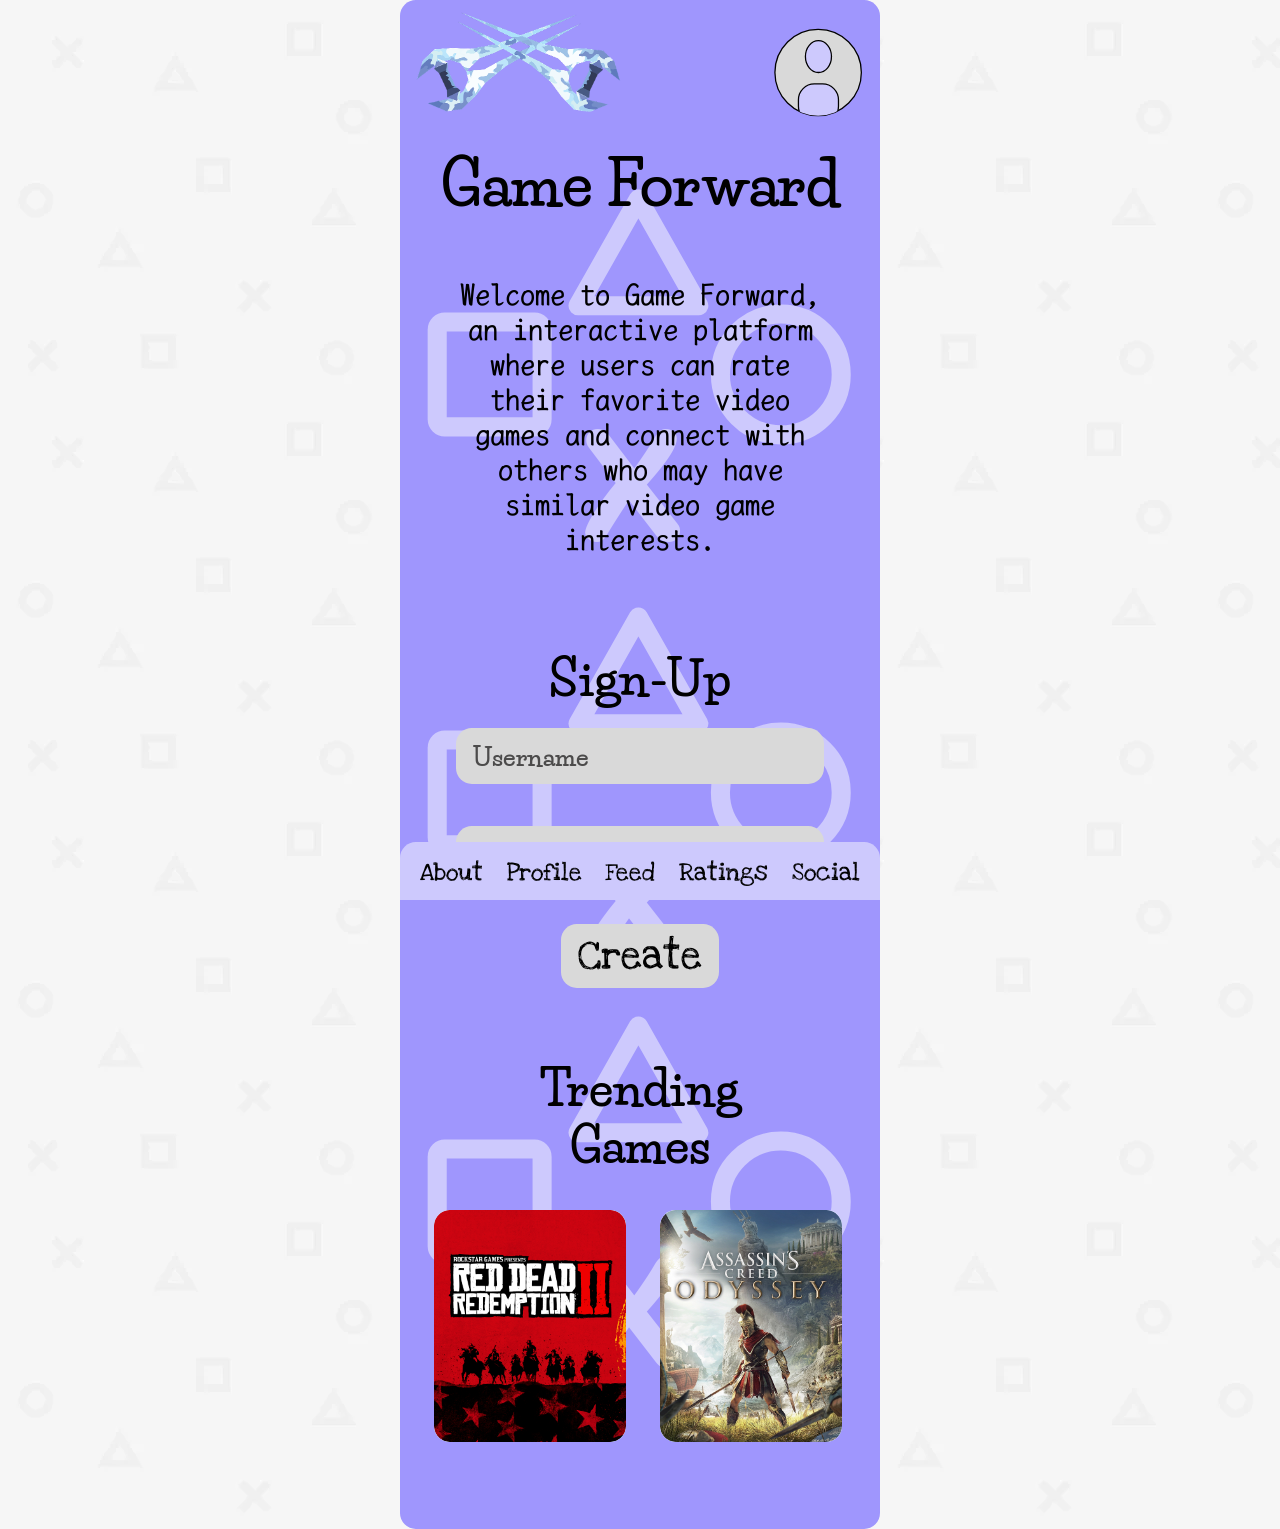
<file: index.html>
<!DOCTYPE html>
<html lang="en">
<head>
  <meta charset="UTF-8">
  <meta name="viewport" content="width=device-width, initial-scale=1">
  <title>Game Forward | Rate games. Find your people.</title>
  <meta name="description" content="Game Forward is an interactive platform where you can rate your favorite video games and connect with others who share your taste.">

  <link rel="preconnect" href="https://fonts.googleapis.com">
  <link rel="preconnect" href="https://fonts.gstatic.com" crossorigin>
  <link href="https://fonts.googleapis.com/css2?family=Life+Savers:wght@400;700;800&family=LXGW+WenKai+Mono+TC:wght@700&family=Love+Ya+Like+A+Sister&family=Madimi+One&display=swap" rel="stylesheet">
  <link rel="stylesheet" href="styles.css">
</head>
<body>

  <!-- Reusable PlayStation-style symbol cluster (triangle, square, circle, X) used as background decoration -->
  <svg width="0" height="0" style="position:absolute" aria-hidden="true" focusable="false">
    <defs>
      <symbol id="symbol-cluster" viewBox="0 0 755 640">
        <g fill="none" stroke="#cdc9fd" stroke-width="30" stroke-linejoin="round" stroke-linecap="round">
          <path d="M375 22 L470 190 H280 Z"/>
          <rect x="58.5" y="215.5" width="165" height="165" rx="12"/>
          <circle cx="599" cy="298" r="95"/>
        </g>
        <text x="366.5" y="560" text-anchor="middle" font-family="'Madimi One', sans-serif" font-size="250" fill="#cdc9fd">X</text>
      </symbol>
    </defs>
  </svg>

  <div class="phone">
    <div class="screen">

      <!-- Decorative background symbols (one cluster behind each section) -->
      <svg class="cluster cluster--hero" aria-hidden="true" focusable="false"><use href="#symbol-cluster"/></svg>
      <svg class="cluster cluster--signup" aria-hidden="true" focusable="false"><use href="#symbol-cluster"/></svg>
      <svg class="cluster cluster--trending" aria-hidden="true" focusable="false"><use href="#symbol-cluster"/></svg>

      <header class="site-header">
        <a class="logo" href="index.html" aria-label="Game Forward home">
          <img src="assets/swords.png" alt="Game Forward logo: two crossed swords">
        </a>

        <a class="profile-link" href="profile.html" aria-label="Your profile">
          <svg viewBox="0 0 142 140" aria-hidden="true" focusable="false">
            <defs>
              <clipPath id="avatar-clip"><circle cx="71" cy="70" r="68"/></clipPath>
            </defs>
            <circle cx="71" cy="70" r="68" fill="#d9d9d9" stroke="#000" stroke-width="2"/>
            <g clip-path="url(#avatar-clip)" fill="#cdc9fd" stroke="#000" stroke-width="2">
              <ellipse cx="71.5" cy="45" rx="20.5" ry="25"/>
              <rect x="40" y="88" width="63" height="60" rx="25"/>
            </g>
          </svg>
        </a>

        <h1>Game Forward</h1>
      </header>

      <main>
        <p class="intro">
          Welcome to Game Forward, an interactive platform where users can rate their favorite video games and connect with others who may have similar video game interests.
        </p>

        <section class="signup" aria-labelledby="signup-title">
          <h2 id="signup-title">Sign-Up</h2>
          <form class="signup-form" action="#" method="post">
            <div class="field">
              <label class="visually-hidden" for="username">Username</label>
              <input id="username" name="username" type="text" placeholder="Username" autocomplete="username" required>
            </div>
            <div class="field">
              <label class="visually-hidden" for="password">Password</label>
              <input id="password" name="password" type="password" placeholder="Password" autocomplete="new-password" required>
            </div>
            <button class="create-button" type="submit">Create</button>
          </form>
        </section>

        <section class="trending" aria-labelledby="trending-title">
          <h2 id="trending-title">Trending Games</h2>
          <ul class="covers">
            <li class="cover cover--rdr2">
              <a href="feed.html" aria-label="Red Dead Redemption 2">
                <img src="assets/red-dead-redemption-2.png" alt="Red Dead Redemption 2 cover art">
                <span class="cover-hover">Add Rating</span>
              </a>
            </li>
            <li class="cover cover--acod">
              <a href="feed.html" aria-label="Assassin's Creed Odyssey">
                <img src="assets/assassins-creed-odyssey.png" alt="Assassin's Creed Odyssey cover art">
                <span class="cover-hover">Add Rating</span>
              </a>
            </li>
          </ul>
        </section>
      </main>

      <nav class="nav" aria-label="Main">
        <ul>
          <li><a href="about.html">About</a></li>
          <li><a href="profile.html">Profile</a></li>
          <li><a href="feed.html">Feed</a></li>
          <li><a href="ratings.html">Ratings</a></li>
          <li><a href="social.html">Social</a></li>
        </ul>
      </nav>

    </div>
  </div>

</body>
</html>
</file>
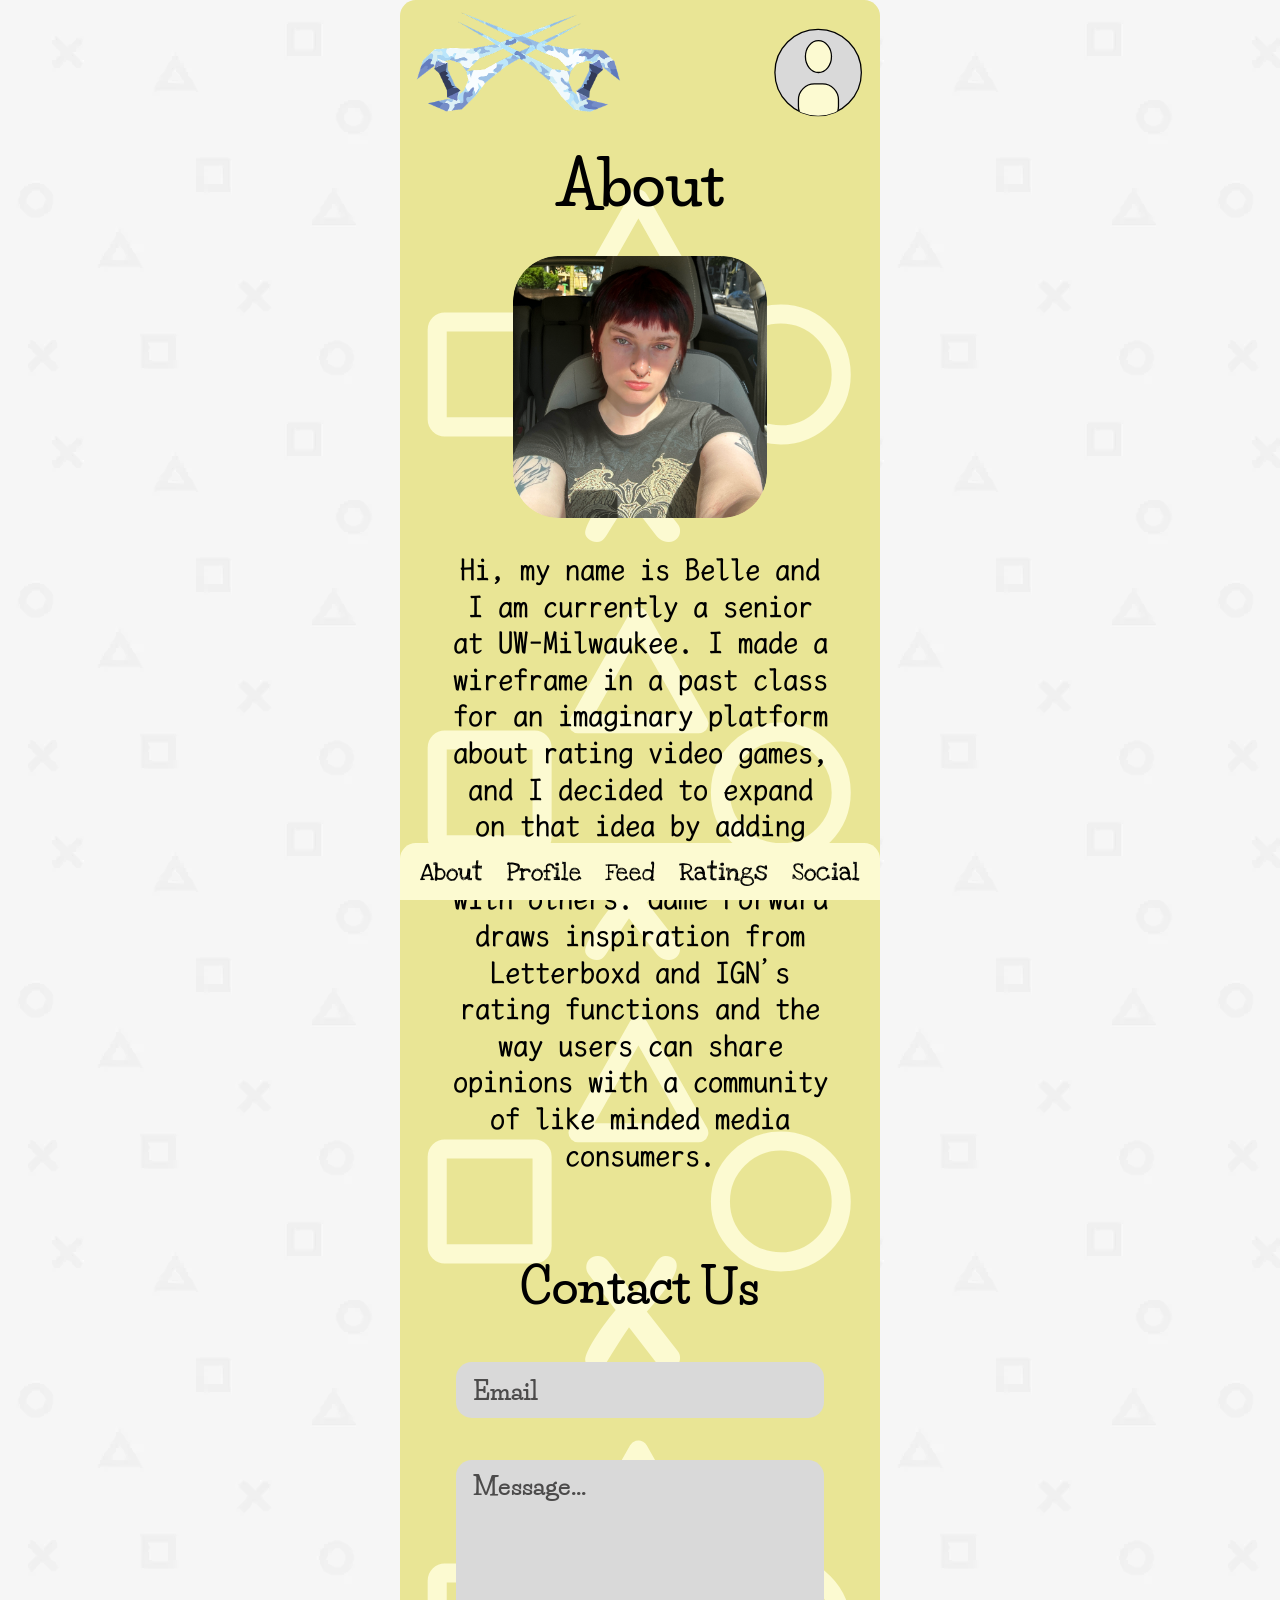
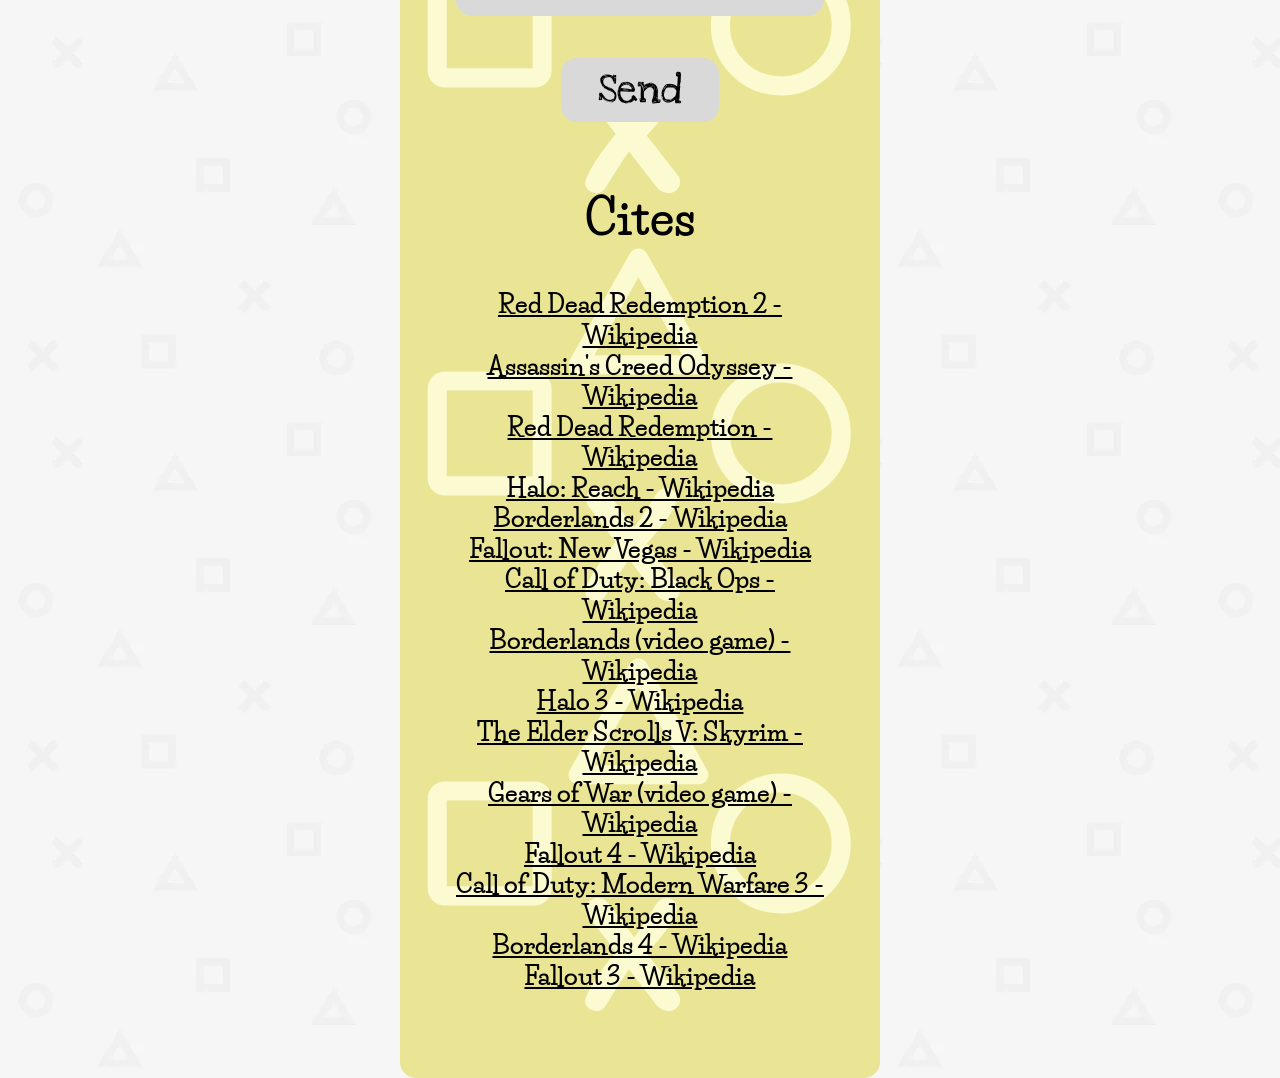
<file: about.html>
<!DOCTYPE html>
<html lang="en">
<head>
  <meta charset="utf-8">
  <meta name="viewport" content="width=device-width, initial-scale=1">
  <title>About | Game Forward</title>

  <link rel="preconnect" href="https://fonts.googleapis.com">
  <link rel="preconnect" href="https://fonts.gstatic.com" crossorigin>
  <link href="https://fonts.googleapis.com/css2?family=Life+Savers:wght@800&family=LXGW+WenKai+Mono+TC:wght@700&family=Love+Ya+Like+A+Sister&family=Madimi+One&display=swap" rel="stylesheet">

  <link rel="stylesheet" href="styles.css">
</head>

<body>

  <!-- Reusable PlayStation-style symbol cluster (triangle, square, circle, X) used as background decoration -->
  <svg class="symbol-sprite" aria-hidden="true" focusable="false">
    <defs>
      <symbol id="symbol-cluster" viewBox="0 0 755 640">
        <g fill="none" stroke="#fcfad1" stroke-width="30" stroke-linejoin="round" stroke-linecap="round">
          <path d="M375 22 L470 190 H280 Z"/>
          <rect x="58.5" y="215.5" width="165" height="165" rx="12"/>
          <circle cx="599" cy="298" r="95"/>
        </g>
        <text x="366.5" y="560" text-anchor="middle" font-family="'Madimi One', sans-serif" font-size="250" fill="#fcfad1">X</text>
      </symbol>
    </defs>
  </svg>
  <div class="phone">
    <div class="screen screen--about">

      <!-- Background symbols (same cluster repeated six times) -->
      <svg class="cluster cluster--about-1" aria-hidden="true" focusable="false"><use href="#symbol-cluster"/></svg>
      <svg class="cluster cluster--about-2" aria-hidden="true" focusable="false"><use href="#symbol-cluster"/></svg>
      <svg class="cluster cluster--about-3" aria-hidden="true" focusable="false"><use href="#symbol-cluster"/></svg>
      <svg class="cluster cluster--about-4" aria-hidden="true" focusable="false"><use href="#symbol-cluster"/></svg>
      <svg class="cluster cluster--about-5" aria-hidden="true" focusable="false"><use href="#symbol-cluster"/></svg>
      <svg class="cluster cluster--about-6" aria-hidden="true" focusable="false"><use href="#symbol-cluster"/></svg>

      <header class="site-header">
        <a class="logo" href="index.html">
          <img src="assets/swords.png" alt="Game Forward logo: two crossed swords">
        </a>
        <a class="profile-link" href="profile.html">
          <svg viewBox="0 0 142 140" aria-hidden="true" focusable="false">
            <defs>
              <clipPath id="avatar-clip"><circle cx="71" cy="70" r="68"/></clipPath>
            </defs>
            <circle cx="71" cy="70" r="68" fill="#d9d9d9" stroke="#000" stroke-width="2"/>
            <g clip-path="url(#avatar-clip)" fill="#fcfad1" stroke="#000" stroke-width="2">
              <ellipse cx="71.5" cy="45" rx="20.5" ry="25"/>
              <rect x="40" y="88" width="63" height="60" rx="25"/>
            </g>
          </svg>
        </a>
        <h1>About</h1>
      </header>

      <main>
        <section class="about-me">
          <img class="about-photo" src="assets/IMG_8239_1.png" alt="Belle">
          <p class="intro intro--about">
            Hi, my name is Belle and I am currently a senior at UW-Milwaukee. I made a wireframe in a past class for an imaginary platform about rating video games, and I decided to expand on that idea by adding the aspect of connecting with others. Game Forward draws inspiration from Letterboxd and IGN’s rating functions and the way users can share opinions with a community of like minded media consumers.
          </p>
        </section>

        <section class="contact">
          <h2>Contact Us</h2>
          <form class="contact-form">
            <div class="field">
              <input type="email" placeholder="Email">
            </div>
            <div class="field">
              <textarea placeholder="Message..."></textarea>
            </div>
            <button class="send-button" type="submit">Send</button>
          </form>
        </section>

        <section class="cites">
          <h2>Cites</h2>
          <ul class="cite-list">
            <li><a href="https://en.wikipedia.org/wiki/Red_Dead_Redemption_2#Gameplay">Red Dead Redemption 2 - Wikipedia</a></li>
            <li><a href="https://en.wikipedia.org/wiki/Assassin%27s_Creed_Odyssey">Assassin's Creed Odyssey - Wikipedia</a></li>
            <li><a href="https://en.wikipedia.org/wiki/Red_Dead_Redemption">Red Dead Redemption - Wikipedia</a></li>
            <li><a href="https://en.wikipedia.org/wiki/Halo:_Reach">Halo: Reach - Wikipedia</a></li>
            <li><a href="https://en.wikipedia.org/wiki/Borderlands_2">Borderlands 2 - Wikipedia</a></li>
            <li><a href="https://en.wikipedia.org/wiki/Fallout:_New_Vegas">Fallout: New Vegas - Wikipedia</a></li>
            <li><a href="https://en.wikipedia.org/wiki/Call_of_Duty:_Black_Ops">Call of Duty: Black Ops - Wikipedia</a></li>
            <li><a href="https://en.wikipedia.org/wiki/Borderlands_(video_game)">Borderlands (video game) - Wikipedia</a></li>
            <li><a href="https://en.wikipedia.org/wiki/Halo_3">Halo 3 - Wikipedia</a></li>
            <li><a href="https://en.wikipedia.org/wiki/The_Elder_Scrolls_V:_Skyrim">The Elder Scrolls V: Skyrim - Wikipedia</a></li>
            <li><a href="https://en.wikipedia.org/wiki/Gears_of_War_(video_game)">Gears of War (video game) - Wikipedia</a></li>
            <li><a href="https://en.wikipedia.org/wiki/Fallout_4">Fallout 4 - Wikipedia</a></li>
            <li><a href="https://en.wikipedia.org/wiki/Call_of_Duty:_Modern_Warfare_3_(2011_video_game)">Call of Duty: Modern Warfare 3 - Wikipedia</a></li>
            <li><a href="https://en.wikipedia.org/wiki/Borderlands_4">Borderlands 4 - Wikipedia</a></li>
            <li><a href="https://en.wikipedia.org/wiki/Fallout_3">Fallout 3 - Wikipedia</a></li>
          </ul>
        </section>
      </main>

      <nav class="nav nav--about">
        <ul>
          <li><a href="about.html">About</a></li>
          <li><a href="profile.html">Profile</a></li>
          <li><a href="feed.html">Feed</a></li>
          <li><a href="ratings.html">Ratings</a></li>
          <li><a href="social.html">Social</a></li>
        </ul>
      </nav>

    </div>
  </div>
</body>
</html>
</file>
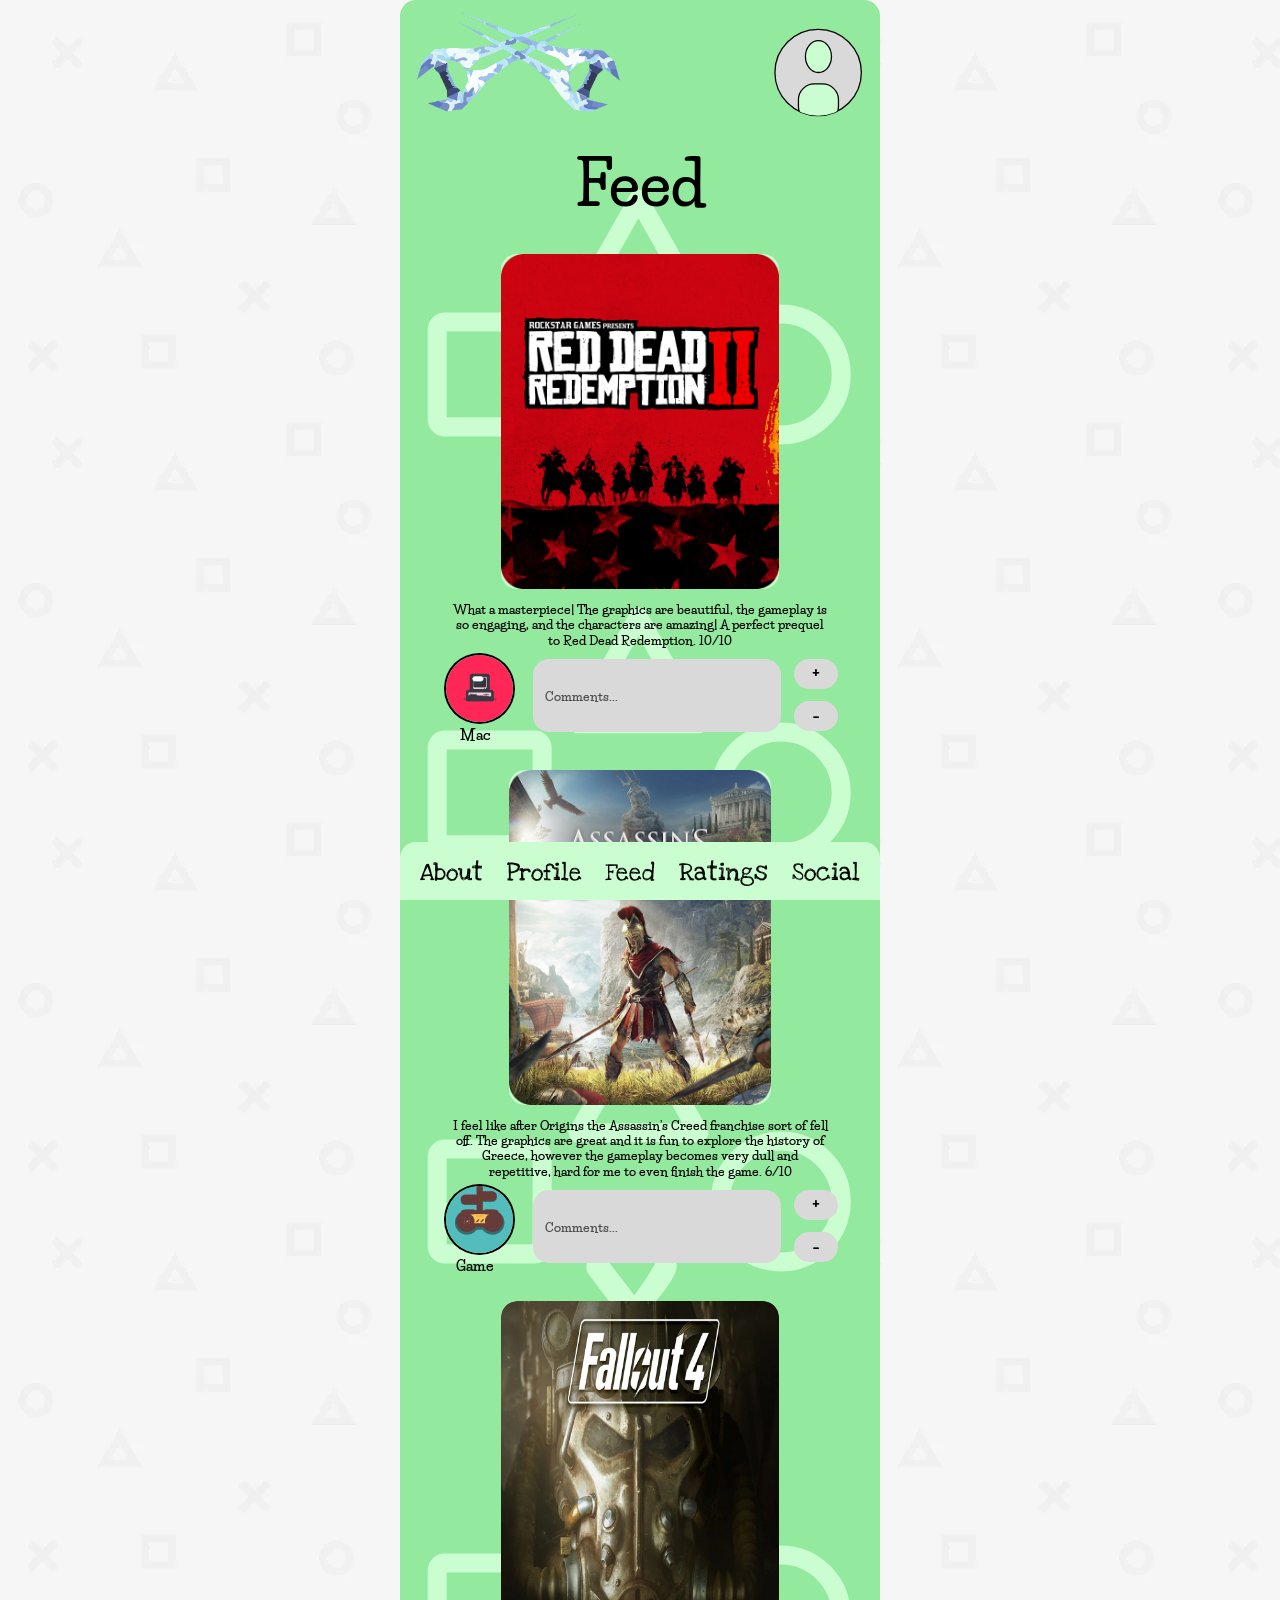
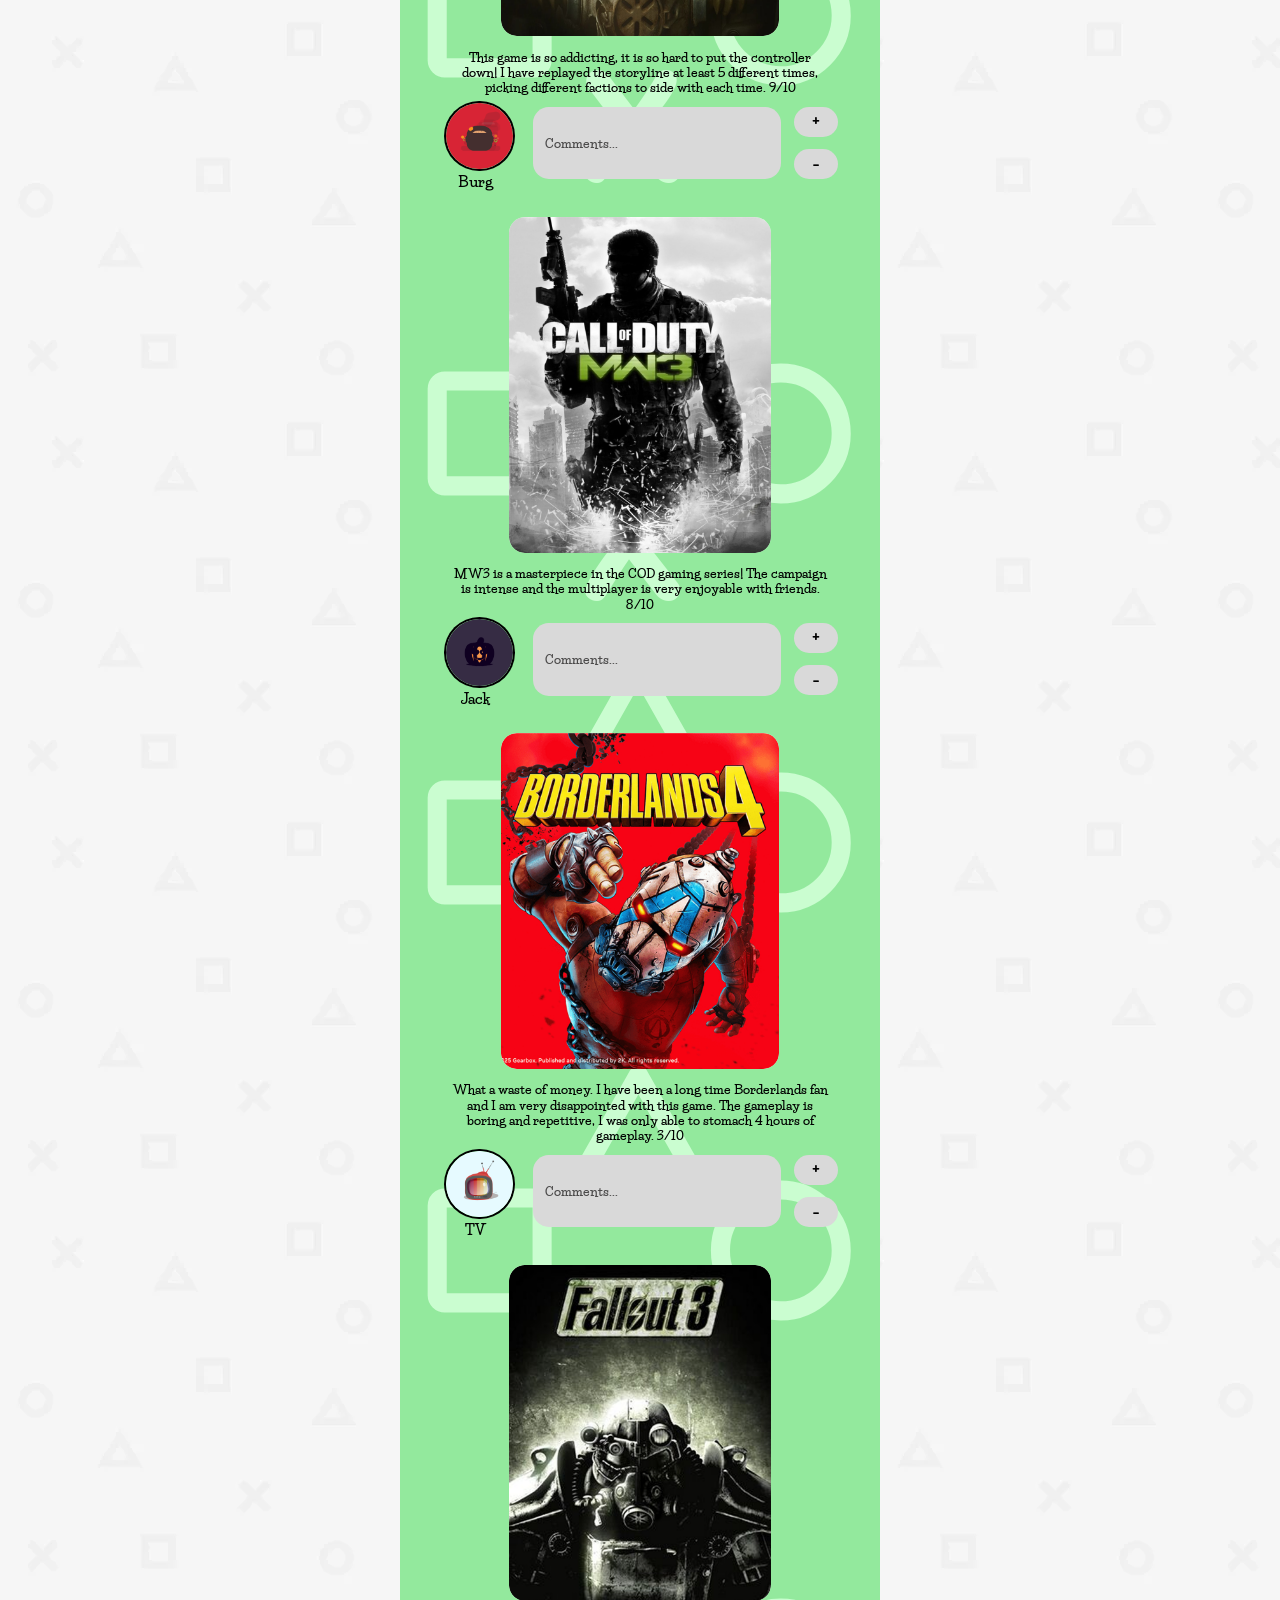
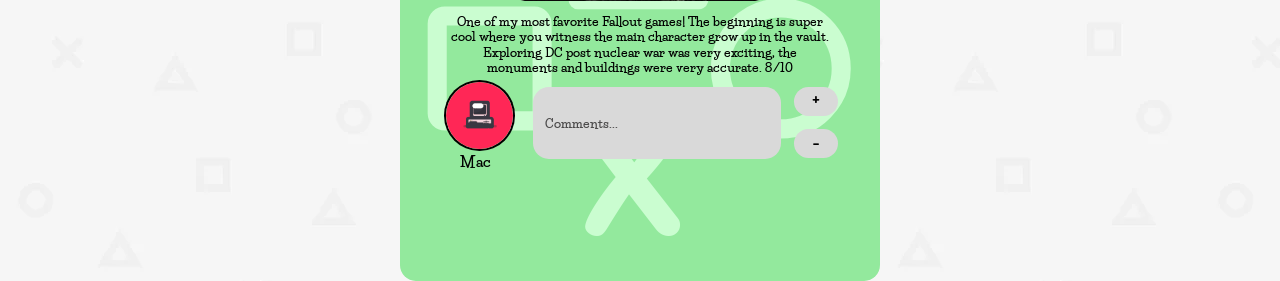
<file: feed.html>
<!DOCTYPE html>
<html lang="en">
<head>
  <meta charset="UTF-8">
  <meta name="viewport" content="width=device-width, initial-scale=1">
  <title>Feed | Game Forward</title>

  <link rel="preconnect" href="https://fonts.googleapis.com">
  <link rel="preconnect" href="https://fonts.gstatic.com" crossorigin>
  <link href="https://fonts.googleapis.com/css2?family=Life+Savers:wght@400;700;800&family=LXGW+WenKai+Mono+TC:wght@700&family=Love+Ya+Like+A+Sister&family=Madimi+One&display=swap" rel="stylesheet">
  <link rel="stylesheet" href="styles.css">
</head>
<body>

  <!-- PlayStation symbols (triangle, square, circle, X) drawn once, then reused as the background -->
  <svg class="symbol-defs">
    <defs>
      <symbol id="symbol-cluster" viewBox="0 0 755 640">
        <g fill="none" stroke="#cafdd0" stroke-width="30" stroke-linejoin="round" stroke-linecap="round">
          <path d="M375 22 L470 190 H280 Z"/>
          <rect x="58.5" y="215.5" width="165" height="165" rx="12"/>
          <circle cx="599" cy="298" r="95"/>
        </g>
        <text x="366.5" y="560" text-anchor="middle" font-family="'Madimi One', sans-serif" font-size="250" fill="#cafdd0">X</text>
      </symbol>
    </defs>
  </svg>

  <div class="phone">
    <div class="screen screen--feed">

      <!-- Background symbols: one cluster behind each stretch of the feed -->
      <svg class="cluster cluster--feed-1"><use href="#symbol-cluster"/></svg>
      <svg class="cluster cluster--feed-2"><use href="#symbol-cluster"/></svg>
      <svg class="cluster cluster--feed-3"><use href="#symbol-cluster"/></svg>
      <svg class="cluster cluster--feed-4"><use href="#symbol-cluster"/></svg>
      <svg class="cluster cluster--feed-5"><use href="#symbol-cluster"/></svg>
      <svg class="cluster cluster--feed-6"><use href="#symbol-cluster"/></svg>
      <svg class="cluster cluster--feed-7"><use href="#symbol-cluster"/></svg>
      <svg class="cluster cluster--feed-8"><use href="#symbol-cluster"/></svg>
      <svg class="cluster cluster--feed-9"><use href="#symbol-cluster"/></svg>

      <header class="site-header">
        <a class="logo" href="index.html">
          <img src="assets/swords.png" alt="Game Forward logo: two crossed swords">
        </a>

        <a class="profile-link" href="profile.html">
          <span class="visually-hidden">Your profile</span>
          <svg viewBox="0 0 142 140">
            <defs>
              <clipPath id="avatar-clip"><circle cx="71" cy="70" r="68"/></clipPath>
            </defs>
            <circle cx="71" cy="70" r="68" fill="#d9d9d9" stroke="#000" stroke-width="2"/>
            <g clip-path="url(#avatar-clip)" fill="#cafdd0" stroke="#000" stroke-width="2">
              <ellipse cx="71.5" cy="45" rx="20.5" ry="25"/>
              <rect x="40" y="88" width="63" height="60" rx="25"/>
            </g>
          </svg>
        </a>

        <h1>Feed</h1>
      </header>

      <main class="main--feed">

        <article class="post">
          <img class="cover cover-wide" src="assets/red-dead-redemption-2.png" alt="Red Dead Redemption 2 cover art">
          <p class="review">What a masterpiece! The graphics are beautiful, the gameplay is so engaging, and the characters are amazing! A perfect prequel to Red Dead Redemption. 10/10</p>

          <form class="reaction" action="#" method="post">
            <a class="poster" href="social.html">
              <img class="poster-avatar" src="assets/illustration-pc.png" alt="Mac's profile picture">
              <span class="poster-name">Mac</span>
            </a>

            <input class="comment-input" type="text" name="comment" placeholder="Comments...">

            <div class="votes">
              <label class="vote vote-like">
                <input class="vote-input" type="radio" name="vote-1" value="like">
                <span class="vote-idle">+</span>
                <span class="vote-done">✓</span>
              </label>
              <label class="vote vote-dislike">
                <input class="vote-input" type="radio" name="vote-1" value="dislike">
                <span class="vote-idle">-</span>
                <span class="vote-done">X</span>
              </label>
            </div>
          </form>
        </article>

        <article class="post">
          <img class="cover cover-narrow" src="assets/assassins-creed-odyssey.png" alt="Assassin's Creed Odyssey cover art">
          <p class="review">I feel like after Origins the Assassin’s Creed franchise sort of fell off. The graphics are great and it is fun to explore the history of Greece, however the gameplay becomes very dull and repetitive, hard for me to even finish the game. 6/10</p>

          <form class="reaction" action="#" method="post">
            <a class="poster" href="social.html">
              <img class="poster-avatar" src="assets/illustration-gamingconsole.png" alt="Game's profile picture">
              <span class="poster-name">Game</span>
            </a>

            <input class="comment-input" type="text" name="comment" placeholder="Comments...">

            <div class="votes">
              <label class="vote vote-like">
                <input class="vote-input" type="radio" name="vote-2" value="like">
                <span class="vote-idle">+</span>
                <span class="vote-done">✓</span>
              </label>
              <label class="vote vote-dislike">
                <input class="vote-input" type="radio" name="vote-2" value="dislike">
                <span class="vote-idle">-</span>
                <span class="vote-done">X</span>
              </label>
            </div>
          </form>
        </article>

        <article class="post">
          <img class="cover cover-wide" src="assets/fallout-4.png" alt="Fallout 4 cover art">
          <p class="review">This game is so addicting, it is so hard to put the controller down! I have replayed the storyline at least 5 different times, picking different factions to side with each time. 9/10</p>

          <form class="reaction" action="#" method="post">
            <a class="poster" href="social.html">
              <img class="poster-avatar" src="assets/illustration-burger.png" alt="Burg's profile picture">
              <span class="poster-name">Burg</span>
            </a>

            <input class="comment-input" type="text" name="comment" placeholder="Comments...">

            <div class="votes">
              <label class="vote vote-like">
                <input class="vote-input" type="radio" name="vote-3" value="like">
                <span class="vote-idle">+</span>
                <span class="vote-done">✓</span>
              </label>
              <label class="vote vote-dislike">
                <input class="vote-input" type="radio" name="vote-3" value="dislike">
                <span class="vote-idle">-</span>
                <span class="vote-done">X</span>
              </label>
            </div>
          </form>
        </article>

        <article class="post">
          <img class="cover cover-narrow" src="assets/mw3.png" alt="Call of Duty: Modern Warfare 3 cover art">
          <p class="review">MW3 is a masterpiece in the COD gaming series! The campaign is intense and the multiplayer is very enjoyable with friends. 8/10</p>

          <form class="reaction" action="#" method="post">
            <a class="poster" href="social.html">
              <img class="poster-avatar" src="assets/illustration-pumpkin.png" alt="Jack's profile picture">
              <span class="poster-name">Jack</span>
            </a>

            <input class="comment-input" type="text" name="comment" placeholder="Comments...">

            <div class="votes">
              <label class="vote vote-like">
                <input class="vote-input" type="radio" name="vote-4" value="like">
                <span class="vote-idle">+</span>
                <span class="vote-done">✓</span>
              </label>
              <label class="vote vote-dislike">
                <input class="vote-input" type="radio" name="vote-4" value="dislike">
                <span class="vote-idle">-</span>
                <span class="vote-done">X</span>
              </label>
            </div>
          </form>
        </article>

        <article class="post">
          <img class="cover cover-wide" src="assets/borderlands-4.png" alt="Borderlands 4 cover art">
          <p class="review">What a waste of money. I have been a long time Borderlands fan and I am very disappointed with this game. The gameplay is boring and repetitive, I was only able to stomach 4 hours of gameplay. 3/10</p>

          <form class="reaction" action="#" method="post">
            <a class="poster" href="social.html">
              <img class="poster-avatar" src="assets/illustration-retro-tv.png" alt="TV's profile picture">
              <span class="poster-name">TV</span>
            </a>

            <input class="comment-input" type="text" name="comment" placeholder="Comments...">

            <div class="votes">
              <label class="vote vote-like">
                <input class="vote-input" type="radio" name="vote-5" value="like">
                <span class="vote-idle">+</span>
                <span class="vote-done">✓</span>
              </label>
              <label class="vote vote-dislike">
                <input class="vote-input" type="radio" name="vote-5" value="dislike">
                <span class="vote-idle">-</span>
                <span class="vote-done">X</span>
              </label>
            </div>
          </form>
        </article>

        <article class="post">
          <img class="cover cover-narrow" src="assets/fallout-3.png" alt="Fallout 3 cover art">
          <p class="review">One of my most favorite Fallout games! The beginning is super cool where you witness the main character grow up in the vault. Exploring DC post nuclear war was very exciting, the monuments and buildings were very accurate. 8/10</p>

          <form class="reaction" action="#" method="post">
            <a class="poster" href="social.html">
              <img class="poster-avatar" src="assets/illustration-pc.png" alt="Mac's profile picture">
              <span class="poster-name">Mac</span>
            </a>

            <input class="comment-input" type="text" name="comment" placeholder="Comments...">

            <div class="votes">
              <label class="vote vote-like">
                <input class="vote-input" type="radio" name="vote-6" value="like">
                <span class="vote-idle">+</span>
                <span class="vote-done">✓</span>
              </label>
              <label class="vote vote-dislike">
                <input class="vote-input" type="radio" name="vote-6" value="dislike">
                <span class="vote-idle">-</span>
                <span class="vote-done">X</span>
              </label>
            </div>
          </form>
        </article>

      </main>

      <nav class="nav nav--feed">
        <ul>
          <li><a href="about.html">About</a></li>
          <li><a href="profile.html">Profile</a></li>
          <li><a href="feed.html">Feed</a></li>
          <li><a href="ratings.html">Ratings</a></li>
          <li><a href="social.html">Social</a></li>
        </ul>
      </nav>

    </div>
  </div>

</body>
</html>
</file>
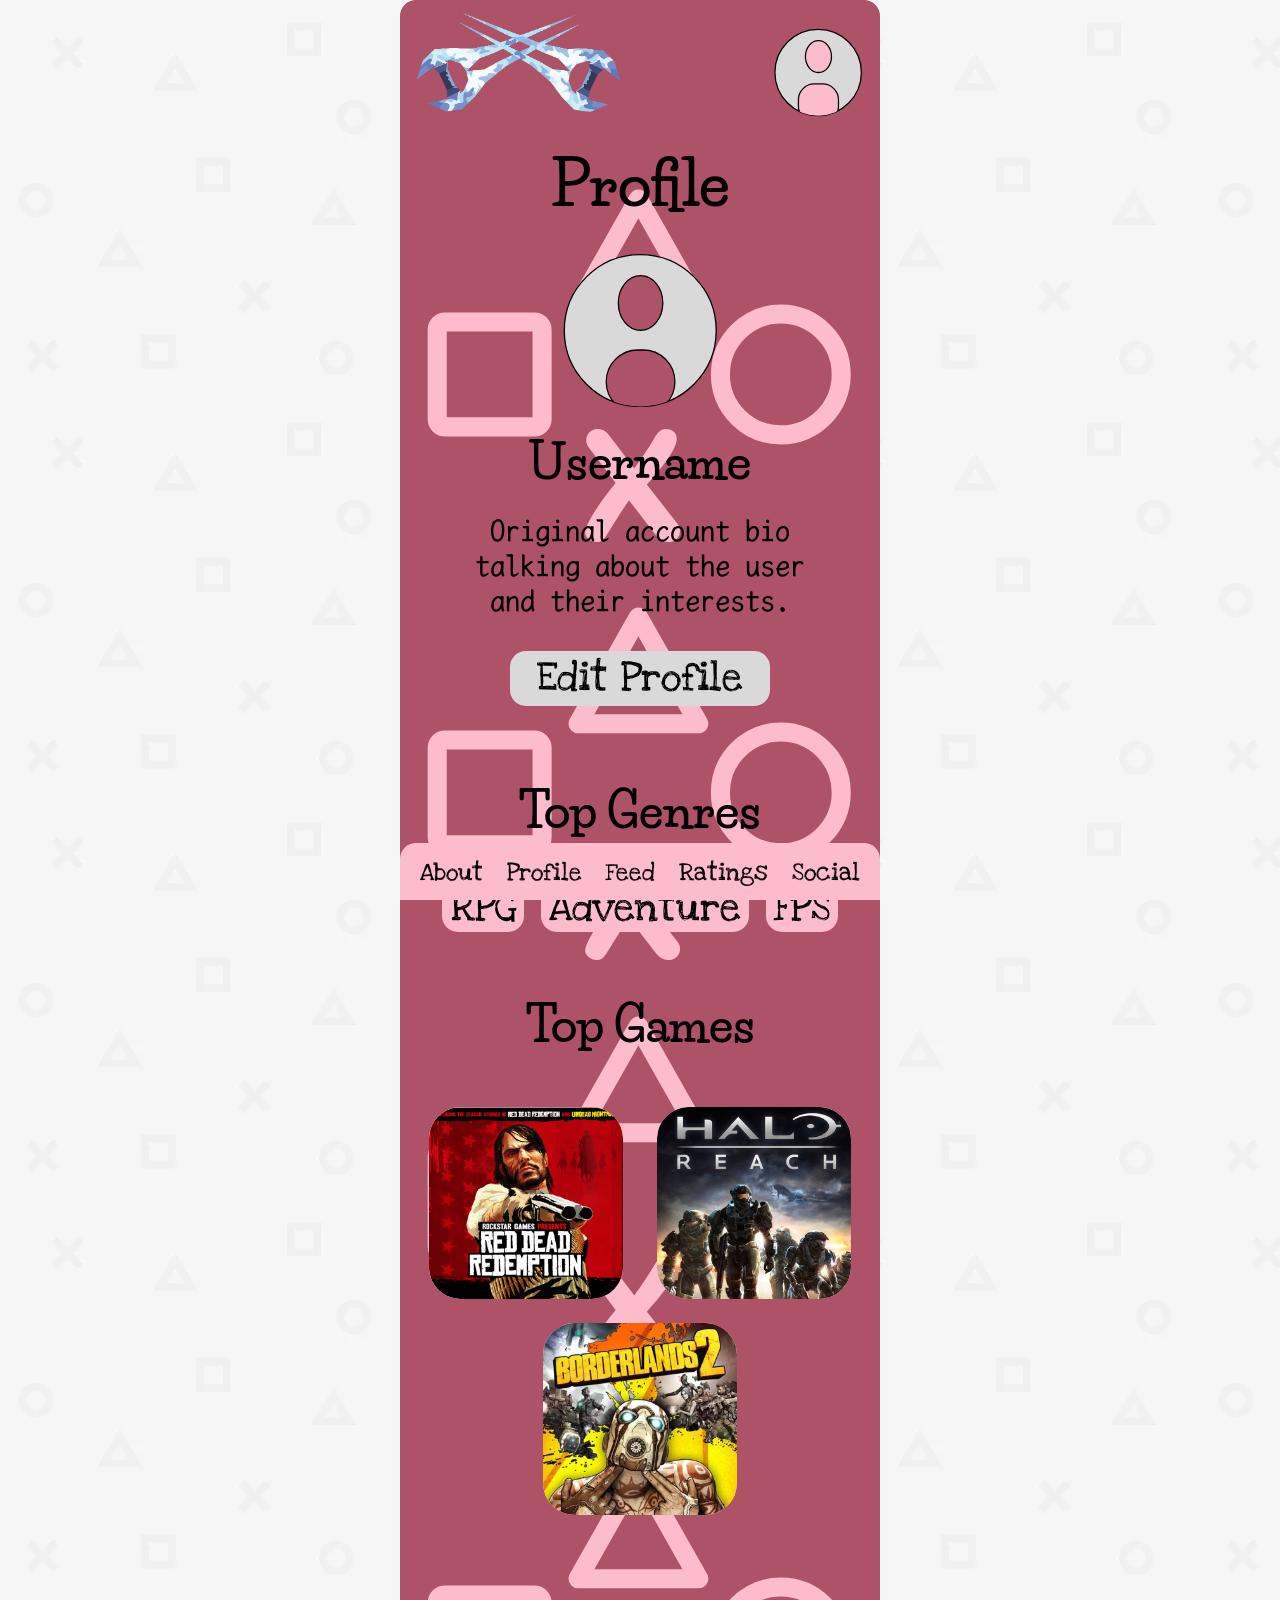
<file: profile.html>
<!DOCTYPE html>
<html lang="en">
<head>
  <meta charset="UTF-8">
  <meta name="viewport" content="width=device-width, initial-scale=1">
  <title>Profile | Game Forward</title>

  <link rel="preconnect" href="https://fonts.googleapis.com">
  <link rel="preconnect" href="https://fonts.gstatic.com" crossorigin>
  <link href="https://fonts.googleapis.com/css2?family=Life+Savers:wght@400;700;800&family=LXGW+WenKai+Mono+TC:wght@700&family=Love+Ya+Like+A+Sister&family=Madimi+One&display=swap" rel="stylesheet">
  <link rel="stylesheet" href="styles.css">
</head>
<body>

  <!-- Reusable symbol cluster (triangle, square, circle, X) used as background decoration. Pink version for the Profile page. -->
  <svg class="symbol-defs">
    <defs>
      <symbol id="symbol-cluster" viewBox="0 0 755 640">
        <g fill="none" stroke="#fdbccb" stroke-width="30" stroke-linejoin="round" stroke-linecap="round">
          <path d="M375 22 L470 190 H280 Z"/>
          <rect x="58.5" y="215.5" width="165" height="165" rx="12"/>
          <circle cx="599" cy="298" r="95"/>
        </g>
        <text x="366.5" y="560" text-anchor="middle" font-family="'Madimi One', sans-serif" font-size="250" fill="#fdbccb">X</text>
      </symbol>
    </defs>
  </svg>

  <div class="phone">
    <div class="screen screen--profile">

      <!-- Decorative background symbols (one cluster behind each section) -->
      <svg class="cluster cluster--profile-1"><use href="#symbol-cluster"/></svg>
      <svg class="cluster cluster--profile-2"><use href="#symbol-cluster"/></svg>
      <svg class="cluster cluster--profile-3"><use href="#symbol-cluster"/></svg>
      <svg class="cluster cluster--profile-4"><use href="#symbol-cluster"/></svg>

      <header class="site-header">
        <a class="logo" href="index.html">
          <img src="assets/swords.png" alt="Game Forward logo: two crossed swords">
        </a>

        <!-- Small profile icon in the top right corner -->
        <a class="profile-link" href="profile.html">
          <span class="visually-hidden">Your profile</span>
          <svg viewBox="0 0 142 140">
            <defs>
              <clipPath id="avatar-clip"><circle cx="71" cy="70" r="68"/></clipPath>
            </defs>
            <circle cx="71" cy="70" r="68" fill="#d9d9d9" stroke="#000" stroke-width="2"/>
            <g clip-path="url(#avatar-clip)" fill="#fdbccb" stroke="#000" stroke-width="2">
              <ellipse cx="71.5" cy="45" rx="20.5" ry="25"/>
              <rect x="40" y="88" width="63" height="60" rx="25"/>
            </g>
          </svg>
        </a>

        <h1>Profile</h1>
      </header>

      <main class="main--profile">

        <!-- Large profile picture -->
        <svg class="avatar-large" viewBox="0 0 243 241">
          <defs>
            <clipPath id="avatar-large-clip"><circle cx="121.5" cy="120.5" r="119.5"/></clipPath>
          </defs>
          <circle cx="121.5" cy="120.5" r="119.5" fill="#d9d9d9" stroke="#000" stroke-width="2"/>
          <g clip-path="url(#avatar-large-clip)" stroke="#000" stroke-width="2">
            <ellipse cx="122" cy="77" rx="35" ry="43" fill="#ae5267"/>
            <rect x="68" y="151" width="108" height="100" rx="50" fill="#ae5267"/>
          </g>
        </svg>

        <h2 class="username">Username</h2>

        <p class="intro intro--profile">
          Original account bio talking about the user and their interests.
        </p>

        <button class="edit-button" type="button">Edit Profile</button>

        <section class="genres">
          <h2>Top Genres</h2>
          <ul class="genre-list">
            <li class="genre">RPG</li>
            <li class="genre">Adventure</li>
            <li class="genre">FPS</li>
          </ul>
        </section>

        <section class="top-games">
          <h2>Top Games</h2>
          <ul class="game-list">
            <li class="game">
              <a href="rating.html">
                <img src="assets/red-dead-redemption.png" alt="Red Dead Redemption cover art">
                <span class="game-hover">View Rating</span>
              </a>
            </li>
            <li class="game">
              <a href="rating.html">
                <img src="assets/halo-reach.png" alt="Halo Reach cover art">
                <span class="game-hover">View Rating</span>
              </a>
            </li>
            <li class="game">
              <a href="rating.html">
                <img src="assets/borderlands-2.png" alt="Borderlands 2 cover art">
                <span class="game-hover">View Rating</span>
              </a>
            </li>
          </ul>
        </section>
      </main>

      <nav class="nav nav--profile">
        <ul>
          <li><a href="about.html">About</a></li>
          <li><a href="profile.html">Profile</a></li>
          <li><a href="feed.html">Feed</a></li>
          <li><a href="ratings.html">Ratings</a></li>
          <li><a href="social.html">Social</a></li>
        </ul>
      </nav>

    </div>
  </div>

</body>
</html>
</file>
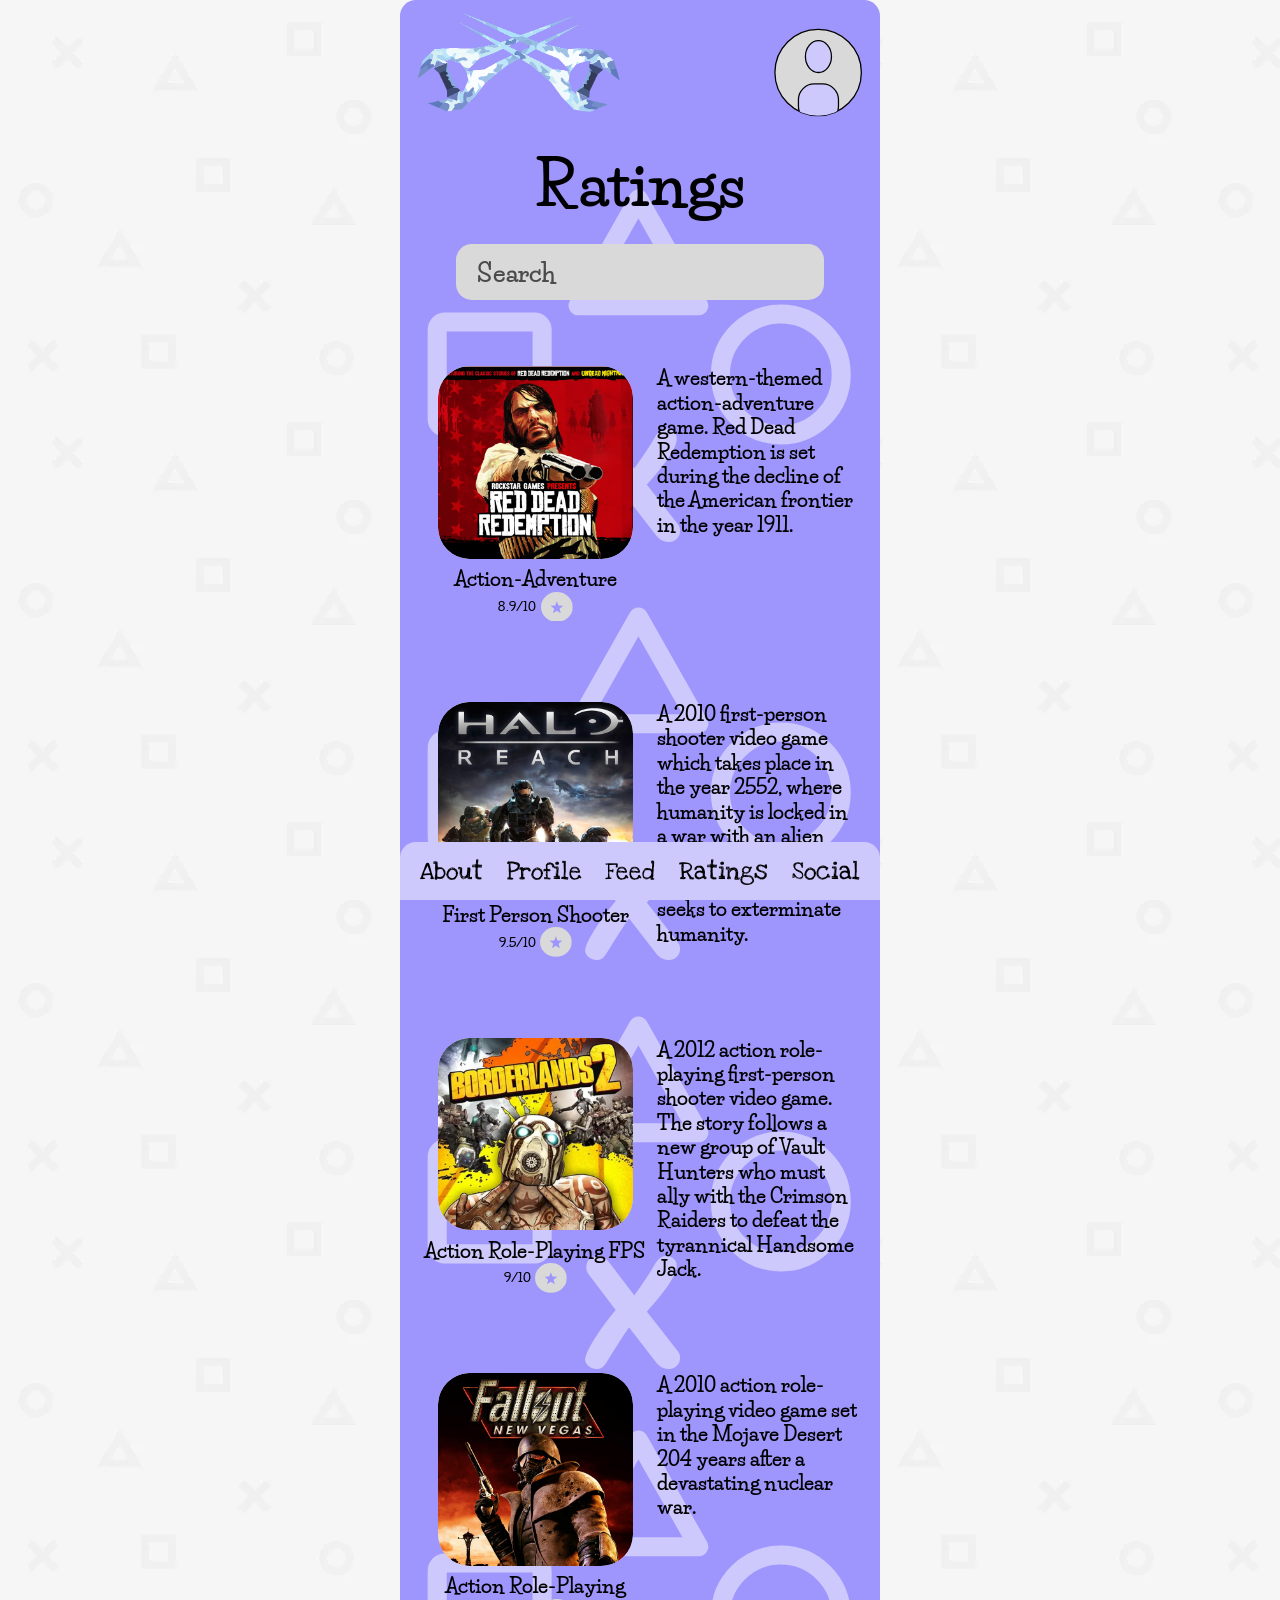
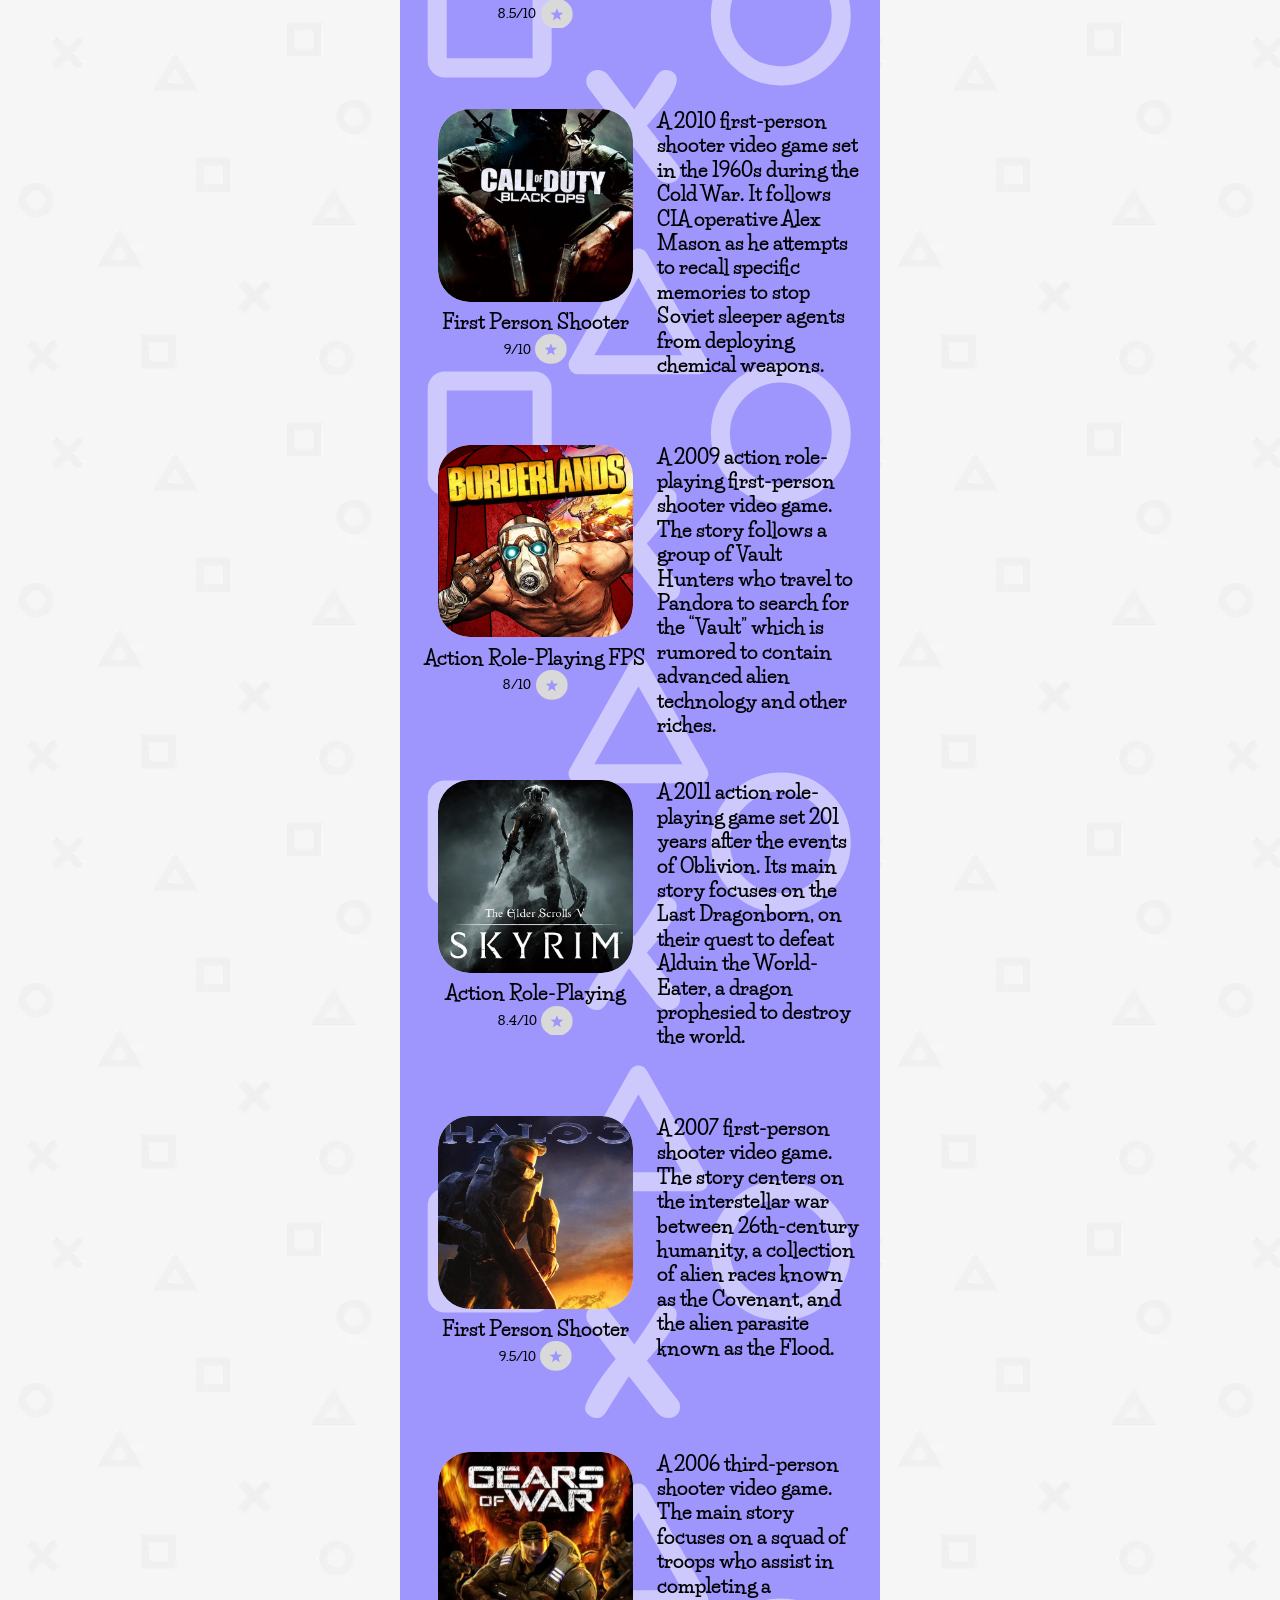
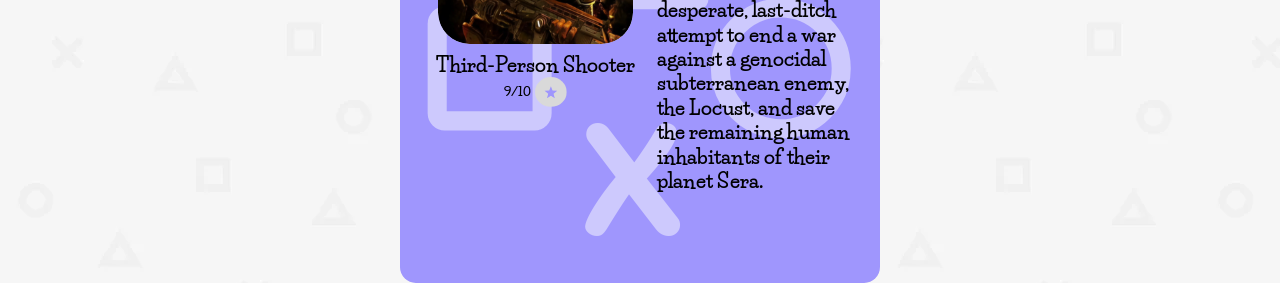
<file: ratings.html>
<!DOCTYPE html>
<html lang="en">
<head>
  <meta charset="UTF-8">
  <meta name="viewport" content="width=device-width, initial-scale=1">
  <title>Ratings | Game Forward</title>

  <link rel="preconnect" href="https://fonts.googleapis.com">
  <link rel="preconnect" href="https://fonts.gstatic.com" crossorigin>
  <link href="https://fonts.googleapis.com/css2?family=Life+Savers:wght@400;700;800&family=LXGW+WenKai+Mono+TC:wght@700&family=Love+Ya+Like+A+Sister&family=Madimi+One&display=swap" rel="stylesheet">
  <link rel="stylesheet" href="styles.css">
</head>
<body>

  <!-- Shapes drawn once, then reused: the PlayStation symbols (background) and the star badge (ratings) -->
  <svg class="symbol-defs">
    <defs>
      <symbol id="symbol-cluster" viewBox="0 0 755 640">
        <g fill="none" stroke="#cdc9fd" stroke-width="30" stroke-linejoin="round" stroke-linecap="round">
          <path d="M375 22 L470 190 H280 Z"/>
          <rect x="58.5" y="215.5" width="165" height="165" rx="12"/>
          <circle cx="599" cy="298" r="95"/>
        </g>
        <text x="366.5" y="560" text-anchor="middle" font-family="'Madimi One', sans-serif" font-size="250" fill="#cdc9fd">X</text>
      </symbol>

      <!-- Gray circle with a blue star in the middle -->
      <symbol id="symbol-star-badge" viewBox="0 0 50 47">
        <ellipse cx="25" cy="23.5" rx="25" ry="23.5" fill="#d9d9d9"/>
        <path d="M25 14.5 L27.6 21.4 L35 21.8 L29.2 26.4 L31.2 33.5 L25 29.4 L18.8 33.5 L20.8 26.4 L15 21.8 L22.4 21.4 Z" fill="#9f96fd"/>
      </symbol>
    </defs>
  </svg>

  <div class="phone">
    <div class="screen screen--ratings">

      <!-- Background symbols: one cluster behind each stretch of the page -->
      <svg class="cluster cluster--ratings-1"><use href="#symbol-cluster"/></svg>
      <svg class="cluster cluster--ratings-2"><use href="#symbol-cluster"/></svg>
      <svg class="cluster cluster--ratings-3"><use href="#symbol-cluster"/></svg>
      <svg class="cluster cluster--ratings-4"><use href="#symbol-cluster"/></svg>
      <svg class="cluster cluster--ratings-5"><use href="#symbol-cluster"/></svg>
      <svg class="cluster cluster--ratings-6"><use href="#symbol-cluster"/></svg>
      <svg class="cluster cluster--ratings-7"><use href="#symbol-cluster"/></svg>
      <svg class="cluster cluster--ratings-8"><use href="#symbol-cluster"/></svg>

      <header class="site-header">
        <a class="logo" href="index.html">
          <img src="assets/swords.png" alt="Game Forward logo: two crossed swords">
        </a>

        <a class="profile-link" href="profile.html">
          <span class="visually-hidden">Your profile</span>
          <svg viewBox="0 0 142 140">
            <defs>
              <clipPath id="avatar-clip"><circle cx="71" cy="70" r="68"/></clipPath>
            </defs>
            <circle cx="71" cy="70" r="68" fill="#d9d9d9" stroke="#000" stroke-width="2"/>
            <g clip-path="url(#avatar-clip)" fill="#cdc9fd" stroke="#000" stroke-width="2">
              <ellipse cx="71.5" cy="45" rx="20.5" ry="25"/>
              <rect x="40" y="88" width="63" height="60" rx="25"/>
            </g>
          </svg>
        </a>

        <h1>Ratings</h1>
      </header>

      <main class="main--ratings">
        <label class="search">
          <span class="visually-hidden">Search games</span>
          <input class="search-input" type="text" placeholder="Search">
        </label>

        <article class="rating">
          <div class="rating-left">
            <img class="rating-cover" src="assets/red-dead-redemption.png" alt="Red Dead Redemption cover art">
            <p class="rating-genre">Action-Adventure</p>
            <div class="rating-score">
              <p class="rating-number">8.9/10</p>
              <svg class="rating-star"><use href="#symbol-star-badge"/></svg>
            </div>
          </div>
          <p class="sum">A western-themed action-adventure game.  Red Dead Redemption is set during the decline of the American frontier in the year 1911.</p>
        </article>

        <article class="rating">
          <div class="rating-left">
            <img class="rating-cover" src="assets/halo-reach.png" alt="Halo Reach cover art">
            <p class="rating-genre">First Person Shooter</p>
            <div class="rating-score">
              <p class="rating-number">9.5/10</p>
              <svg class="rating-star"><use href="#symbol-star-badge"/></svg>
            </div>
          </div>
          <p class="sum">A 2010 first-person shooter video game which takes place in the year 2552, where humanity is locked in a war with an alien theocracy known as the Covenant, which seeks to exterminate humanity.</p>
        </article>

        <article class="rating">
          <div class="rating-left">
            <img class="rating-cover" src="assets/borderlands-2.png" alt="Borderlands 2 cover art">
            <p class="rating-genre">Action Role-Playing FPS</p>
            <div class="rating-score">
              <p class="rating-number">9/10</p>
              <svg class="rating-star"><use href="#symbol-star-badge"/></svg>
            </div>
          </div>
          <p class="sum">A 2012 action role-playing first-person shooter video game. The story follows a new group of Vault Hunters who must ally with the Crimson Raiders to defeat the tyrannical Handsome Jack.</p>
        </article>

        <article class="rating">
          <div class="rating-left">
            <img class="rating-cover" src="assets/fallout-new-vegas.png" alt="Fallout New Vegas cover art">
            <p class="rating-genre">Action Role-Playing</p>
            <div class="rating-score">
              <p class="rating-number">8.5/10</p>
              <svg class="rating-star"><use href="#symbol-star-badge"/></svg>
            </div>
          </div>
          <p class="sum">A 2010 action role-playing video game set in the Mojave Desert 204 years after a devastating nuclear war.</p>
        </article>

        <article class="rating">
          <div class="rating-left">
            <img class="rating-cover" src="assets/black-ops.png" alt="Call of Duty: Black Ops cover art">
            <p class="rating-genre">First Person Shooter</p>
            <div class="rating-score">
              <p class="rating-number">9/10</p>
              <svg class="rating-star"><use href="#symbol-star-badge"/></svg>
            </div>
          </div>
          <p class="sum">A 2010 first-person shooter video game set in the 1960s during the Cold War. It follows CIA operative Alex Mason as he attempts to recall specific memories to stop Soviet sleeper agents from deploying chemical weapons.</p>
        </article>

        <article class="rating">
          <div class="rating-left">
            <img class="rating-cover" src="assets/borderlands.png" alt="Borderlands cover art">
            <p class="rating-genre">Action Role-Playing FPS</p>
            <div class="rating-score">
              <p class="rating-number">8/10</p>
              <svg class="rating-star"><use href="#symbol-star-badge"/></svg>
            </div>
          </div>
          <p class="sum">A 2009 action role-playing first-person shooter video game. The story follows a group of Vault Hunters who travel to Pandora to search for the “Vault” which is rumored to contain advanced alien technology and other riches.</p>
        </article>

        <article class="rating">
          <div class="rating-left">
            <img class="rating-cover" src="assets/skyrim.png" alt="Skyrim cover art">
            <p class="rating-genre">Action Role-Playing</p>
            <div class="rating-score">
              <p class="rating-number">8.4/10</p>
              <svg class="rating-star"><use href="#symbol-star-badge"/></svg>
            </div>
          </div>
          <p class="sum">A 2011 action role-playing game set 201 years after the events of Oblivion. Its main story focuses on the Last Dragonborn, on their quest to defeat Alduin the World-Eater, a dragon prophesied to destroy the world.</p>
        </article>

        <article class="rating">
          <div class="rating-left">
            <img class="rating-cover" src="assets/halo-3.png" alt="Halo 3 cover art">
            <p class="rating-genre">First Person Shooter</p>
            <div class="rating-score">
              <p class="rating-number">9.5/10</p>
              <svg class="rating-star"><use href="#symbol-star-badge"/></svg>
            </div>
          </div>
          <p class="sum">A 2007 first-person shooter video game. The story centers on the interstellar war between 26th-century humanity, a collection of alien races known as the Covenant, and the alien parasite known as the Flood.</p>
        </article>

        <article class="rating">
          <div class="rating-left">
            <img class="rating-cover" src="assets/gears-of-war.png" alt="Gears of War cover art">
            <p class="rating-genre">Third-Person Shooter</p>
            <div class="rating-score">
              <p class="rating-number">9/10</p>
              <svg class="rating-star"><use href="#symbol-star-badge"/></svg>
            </div>
          </div>
          <p class="sum">A 2006 third-person shooter video game. The main story focuses on a squad of troops who assist in completing a desperate, last-ditch attempt to end a war against a genocidal subterranean enemy, the Locust, and save the remaining human inhabitants of their planet Sera.</p>
        </article>
      </main>

      <nav class="nav">
        <ul>
          <li><a href="about.html">About</a></li>
          <li><a href="profile.html">Profile</a></li>
          <li><a href="feed.html">Feed</a></li>
          <li><a href="ratings.html">Ratings</a></li>
          <li><a href="social.html">Social</a></li>
        </ul>
      </nav>

    </div>
  </div>

</body>
</html>
</file>
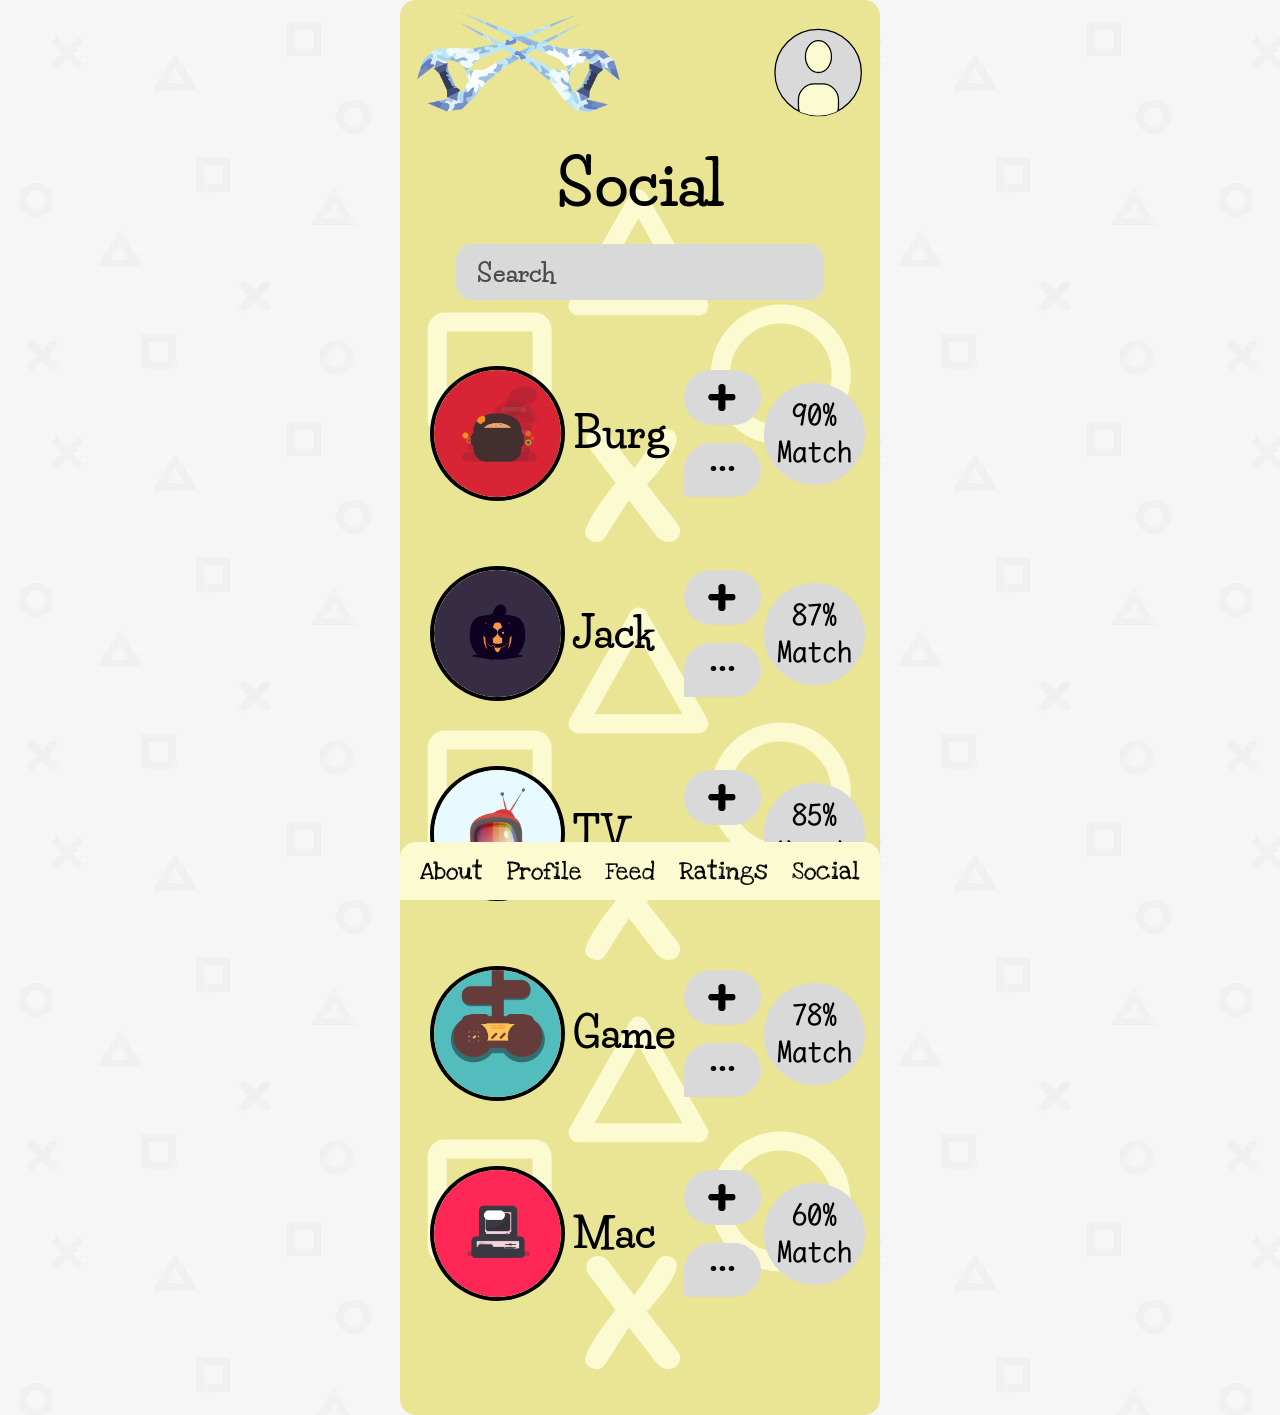
<file: social.html>
<!DOCTYPE html>
<html lang="en">
<head>
  <meta charset="UTF-8">
  <meta name="viewport" content="width=device-width, initial-scale=1">
  <title>Social | Game Forward</title>

  <link rel="preconnect" href="https://fonts.googleapis.com">
  <link rel="preconnect" href="https://fonts.gstatic.com" crossorigin>
  <link href="https://fonts.googleapis.com/css2?family=Life+Savers:wght@400;700;800&family=LXGW+WenKai+Mono+TC:wght@700&family=Love+Ya+Like+A+Sister&family=Madimi+One&display=swap" rel="stylesheet">
  <link rel="stylesheet" href="styles.css">
</head>
<body>

  <!-- PlayStation symbols (triangle, square, circle, X) drawn once, then reused as the background -->
  <svg class="symbol-defs">
    <defs>
      <symbol id="symbol-cluster" viewBox="0 0 755 640">
        <g fill="none" stroke="#fcfad1" stroke-width="30" stroke-linejoin="round" stroke-linecap="round">
          <path d="M375 22 L470 190 H280 Z"/>
          <rect x="58.5" y="215.5" width="165" height="165" rx="12"/>
          <circle cx="599" cy="298" r="95"/>
        </g>
        <text x="366.5" y="560" text-anchor="middle" font-family="'Madimi One', sans-serif" font-size="250" fill="#fcfad1">X</text>
      </symbol>
    </defs>
  </svg>

  <div class="phone">
    <div class="screen screen--social">

      <!-- Background symbols: one cluster behind each stretch of the page -->
      <svg class="cluster cluster--social-1"><use href="#symbol-cluster"/></svg>
      <svg class="cluster cluster--social-2"><use href="#symbol-cluster"/></svg>
      <svg class="cluster cluster--social-3"><use href="#symbol-cluster"/></svg>

      <header class="site-header">
        <a class="logo" href="index.html">
          <img src="assets/swords.png" alt="Game Forward logo: two crossed swords">
        </a>

        <a class="profile-link" href="profile.html">
          <span class="visually-hidden">Your profile</span>
          <svg viewBox="0 0 142 140">
            <defs>
              <clipPath id="avatar-clip"><circle cx="71" cy="70" r="68"/></clipPath>
            </defs>
            <circle cx="71" cy="70" r="68" fill="#d9d9d9" stroke="#000" stroke-width="2"/>
            <g clip-path="url(#avatar-clip)" fill="#fcfad1" stroke="#000" stroke-width="2">
              <ellipse cx="71.5" cy="45" rx="20.5" ry="25"/>
              <rect x="40" y="88" width="63" height="60" rx="25"/>
            </g>
          </svg>
        </a>

        <h1>Social</h1>
      </header>

      <main class="main--social">

        <!-- Search bar (same style as the Ratings page) -->
        <label class="search">
          <span class="visually-hidden">Search users</span>
          <input class="search-input" type="text" placeholder="Search">
        </label>

        <!-- Recommended friends, highest match first -->
        <ul class="friend-list">

          <li class="friend">
            <img class="friend-avatar" src="assets/illustration-burger.png" alt="Burg's profile picture">
            <p class="friend-name">Burg</p>
            <div class="friend-actions">
              <label class="add-friend">
                <input class="add-friend-input" type="checkbox">
                <span class="add-friend-idle">+</span>
                <span class="add-friend-done">✓</span>
                <span class="visually-hidden">Add friend</span>
              </label>
              <button class="message-button">
                <span class="visually-hidden">Message</span>...
              </button>
            </div>
            <p class="match">90% Match</p>
          </li>

          <li class="friend">
            <img class="friend-avatar" src="assets/illustration-pumpkin.png" alt="Jack's profile picture">
            <p class="friend-name">Jack</p>
            <div class="friend-actions">
              <label class="add-friend">
                <input class="add-friend-input" type="checkbox">
                <span class="add-friend-idle">+</span>
                <span class="add-friend-done">✓</span>
                <span class="visually-hidden">Add friend</span>
              </label>
              <button class="message-button">
                <span class="visually-hidden">Message</span>...
              </button>
            </div>
            <p class="match">87% Match</p>
          </li>

          <li class="friend">
            <img class="friend-avatar" src="assets/illustration-retro-tv.png" alt="TV's profile picture">
            <p class="friend-name">TV</p>
            <div class="friend-actions">
              <label class="add-friend">
                <input class="add-friend-input" type="checkbox">
                <span class="add-friend-idle">+</span>
                <span class="add-friend-done">✓</span>
                <span class="visually-hidden">Add friend</span>
              </label>
              <button class="message-button">
                <span class="visually-hidden">Message</span>...
              </button>
            </div>
            <p class="match">85% Match</p>
          </li>

          <li class="friend">
            <img class="friend-avatar" src="assets/illustration-gamingconsole.png" alt="Game's profile picture">
            <p class="friend-name">Game</p>
            <div class="friend-actions">
              <label class="add-friend">
                <input class="add-friend-input" type="checkbox">
                <span class="add-friend-idle">+</span>
                <span class="add-friend-done">✓</span>
                <span class="visually-hidden">Add friend</span>
              </label>
              <button class="message-button">
                <span class="visually-hidden">Message</span>...
              </button>
            </div>
            <p class="match">78% Match</p>
          </li>

          <li class="friend">
            <img class="friend-avatar" src="assets/illustration-pc.png" alt="Mac's profile picture">
            <p class="friend-name">Mac</p>
            <div class="friend-actions">
              <label class="add-friend">
                <input class="add-friend-input" type="checkbox">
                <span class="add-friend-idle">+</span>
                <span class="add-friend-done">✓</span>
                <span class="visually-hidden">Add friend</span>
              </label>
              <button class="message-button">
                <span class="visually-hidden">Message</span>...
              </button>
            </div>
            <p class="match">60% Match</p>
          </li>

        </ul>

      </main>

      <nav class="nav nav--social">
        <ul>
          <li><a href="about.html">About</a></li>
          <li><a href="profile.html">Profile</a></li>
          <li><a href="feed.html">Feed</a></li>
          <li><a href="ratings.html">Ratings</a></li>
          <li><a href="social.html">Social</a></li>
        </ul>
      </nav>

    </div>
  </div>

</body>
</html>
</file>
<file: styles.css>
/* ==========================================================================
   Game Forward - Home, About, Profile, Feed, Ratings, and Social pages
   Built from the Figma frames (755px wide designs).
   All sizes use --u, which equals 1 design pixel scaled to the phone width,
   so the layout matches the mockup at any screen size.
   ========================================================================== */

/* Holds the shared symbol cluster drawing; takes up no space */
.symbol-sprite {
  position: absolute;
  width: 0;
  height: 0;
}

:root {
  --primary-blue: #9f96fd;
  --secondary-blue: #cdc9fd;
  --tertiary: #d9d9d9;
  --button-hover: #4c4b4b;
  --black-text: #000;
  --page-bg: #171212;

  /* About page colors */
  --yellow-primary: #e9e595;
  --yellow-secondary: #fcfad1;

  /* Profile page colors */
  --red-primary: #ae5267;
  --red-secondary: #fdbccb;
  --white-text: #d9d9d9;

  /* Feed page colors */
  --green-primary: #93e99d;
  --green-secondary: #cafdd0;
  --like-hover: #c7fc9f;
  --dislike-hover: #ae5267;

  --font-title: "Life Savers", Georgia, serif;
  --font-body: "LXGW WenKai Mono TC", "Courier New", monospace;
  --font-button: "Love Ya Like A Sister", "Comic Sans MS", cursive;
}

*,
*::before,
*::after {
  box-sizing: border-box;
}

html {
  -webkit-text-size-adjust: 100%;
}

body {
  margin: 0;
  min-height: 100vh;
  display: flex;
  justify-content: center;
  background: var(--page-bg);
  background-image: url("assets/playstation-pattern.webp");
  color: var(--black-text);
  font-family: var(--font-body);
}

.visually-hidden {
  position: absolute;
  width: 1px;
  height: 1px;
  margin: -1px;
  padding: 0;
  overflow: hidden;
  clip: rect(0, 0, 0, 0);
  white-space: nowrap;
  border: 0;
}

/* Holds the reusable symbol shapes. It takes up no space on the page. */
.symbol-defs {
  position: absolute;
  width: 0;
  height: 0;
}

/* ---------- Phone frame ---------- */

.phone {
  container-type: inline-size;
  width: 100%;
  max-width: 480px;
}

.screen {
  --u: calc(100cqw / 755);

  position: relative;
  display: flex;
  flex-direction: column;
  min-height: 100vh;
  overflow-x: clip;
  background: var(--primary-blue);
}

@media (min-width: 520px) {
  .screen {
    border-radius: calc(var(--u) * 25);
  }
}

/* ---------- Background symbols ---------- */

.cluster {
  position: absolute;
  left: 0;
  z-index: 0;
  width: 100%;
  height: auto;
  aspect-ratio: 755 / 640;
  pointer-events: none;
}

.cluster--hero     { top: calc(var(--u) * 291); }
.cluster--signup   { top: calc(var(--u) * 948); }
.cluster--trending { top: calc(var(--u) * 1592); }

/* About page has six symbol clusters */
.cluster--about-1 { top: calc(var(--u) * 291); }
.cluster--about-2 { top: calc(var(--u) * 948); }
.cluster--about-3 { top: calc(var(--u) * 1592); }
.cluster--about-4 { top: calc(var(--u) * 2259); }
.cluster--about-5 { top: calc(var(--u) * 2901); }
.cluster--about-6 { top: calc(var(--u) * 3545); }

/* Profile page has four symbol clusters (the last one is cut off by the screen) */
.cluster--profile-1 { top: calc(var(--u) * 291); }
.cluster--profile-2 { top: calc(var(--u) * 948); }
.cluster--profile-3 { top: calc(var(--u) * 1592); }
.cluster--profile-4 { top: calc(var(--u) * 2294); }

/* Feed page has nine symbol clusters (the last one is cut off by the screen) */
.cluster--feed-1 { top: calc(var(--u) * 291); }
.cluster--feed-2 { top: calc(var(--u) * 948); }
.cluster--feed-3 { top: calc(var(--u) * 1592); }
.cluster--feed-4 { top: calc(var(--u) * 2243); }
.cluster--feed-5 { top: calc(var(--u) * 2900); }
.cluster--feed-6 { top: calc(var(--u) * 3544); }
.cluster--feed-7 { top: calc(var(--u) * 4186); }
.cluster--feed-8 { top: calc(var(--u) * 4843); }
.cluster--feed-9 { top: calc(var(--u) * 5487); }

/* Ratings page has eight symbol clusters */
.cluster--ratings-1 { top: calc(var(--u) * 291); }
.cluster--ratings-2 { top: calc(var(--u) * 948); }
.cluster--ratings-3 { top: calc(var(--u) * 1592); }
.cluster--ratings-4 { top: calc(var(--u) * 2243); }
.cluster--ratings-5 { top: calc(var(--u) * 2900); }
.cluster--ratings-6 { top: calc(var(--u) * 3544); }
.cluster--ratings-7 { top: calc(var(--u) * 4186); }
.cluster--ratings-8 { top: calc(var(--u) * 4843); }

/* ---------- Header ---------- */

.site-header {
  position: relative;
  z-index: 1;
  padding-top: calc(var(--u) * 233);
}

.logo {
  position: absolute;
  top: calc(var(--u) * -37);
  left: 0;
  display: block;
  width: calc(var(--u) * 375);
}

.logo img {
  display: block;
  width: 100%;
  height: auto;
}

/* Hover: a soft white glow appears behind the swords (the "Variant2" state in Figma) */
.logo:hover,
.logo:focus-visible {
  background: radial-gradient(ellipse closest-side at 50% 50%, rgba(255, 255, 255, 1.0), rgba(255, 255, 255, 0));
}


.profile-link {
  position: absolute;
  top: calc(var(--u) * 44);
  right: calc(var(--u) * 26);
  display: block;
  width: calc(var(--u) * 142);
  border-radius: 50%;
}

.profile-link svg,
.profile-link img {
  display: block;
  width: 100%;
  height: auto;
}

h1 {
  margin: 0;
  padding-inline: calc(var(--u) * 60);
  font-family: var(--font-title);
  font-weight: 800;
  font-size: calc(var(--u) * 96);
  line-height: 1.2;
  text-align: center;
}

/* ---------- Main content ---------- */

main {
  position: relative;
  z-index: 1;
  flex: 1;
  padding-bottom: calc(var(--u) * 46);
}

.intro {
  width: calc(var(--u) * 608);
  max-width: 100%;
  margin: calc(var(--u) * 87) auto 0;
  font-weight: 700;
  font-size: calc(var(--u) * 48);
  line-height: 1.15;
  text-align: center;
}

h2 {
  margin: 0;
  font-family: var(--font-title);
  font-weight: 800;
  font-size: calc(var(--u) * 75);
  line-height: 1.2;
  text-align: center;
}

/* ---------- Sign-up ---------- */

.signup {
  margin-top: calc(var(--u) * 147);
}

.signup-form {
  display: flex;
  flex-direction: column;
  align-items: center;
  gap: calc(var(--u) * 66);
  margin-top: calc(var(--u) * 32);
}

.field {
  width: calc(var(--u) * 578);
  max-width: 100%;
}

.field input,
.field textarea {
  display: block;
  width: 100%;
  height: calc(var(--u) * 88);
  padding: 0 calc(var(--u) * 26);
  border: 0;
  border-radius: calc(var(--u) * 25);
  background: var(--tertiary);
  color: var(--black-text);
  font-family: var(--font-title);
  font-weight: 800;
  font-size: calc(var(--u) * 40);
}

.field input::placeholder,
.field textarea::placeholder {
  color: var(--button-hover);
  opacity: 1;
}

.create-button,
.send-button,
.edit-button {
  width: calc(var(--u) * 247);
  height: calc(var(--u) * 101);
  border: 0;
  border-radius: calc(var(--u) * 25);
  background: var(--tertiary);
  color: var(--black-text);
  font-family: var(--font-button);
  font-size: calc(var(--u) * 64);
  line-height: 1;
  cursor: pointer;
  transition: background-color 0.15s, color 0.15s;
}

.create-button:hover,
.send-button:hover,
.edit-button:hover {
  background: var(--button-hover);
  color: var(--tertiary);
}

/* ---------- Trending games ---------- */

.trending {
  margin-top: calc(var(--u) * 114);
}

.trending h2 {
  width: calc(var(--u) * 332);
  margin-inline: auto;
}

.covers {
  display: flex;
  justify-content: space-between;
  margin: calc(var(--u) * 55) 0 0;
  padding: 0 calc(var(--u) * 33) 0 calc(var(--u) * 26);
  list-style: none;
}

.cover--rdr2 { width: calc(var(--u) * 302); }
.cover--acod { width: calc(var(--u) * 286); }

.cover a {
  position: relative;
  display: block;
  width: 100%;
  height: 100%;
  overflow: hidden;
  border-radius: calc(var(--u) * 25);
  background: var(--secondary-blue); /* shows if an image is missing */
}

.cover img {
  display: block;
  width: 100%;
  height: 100%;
  object-fit: cover;
}

/* "Add Rating" layer that sits on top of the cover. Hidden until hover or keyboard focus. */
.cover-hover {
  position: absolute;
  top: 0;
  left: 0;
  display: flex;
  justify-content: center;
  align-items: flex-end;
  width: 100%;
  height: 100%;
  padding-bottom: calc(var(--u) * 24);
  background: rgba(76, 75, 75, 0.65);
  color: var(--white-text);
  font-family: var(--font-button);
  font-size: calc(var(--u) * 40);
  text-shadow:
    -2px -2px 0 var(--black-text),
    2px -2px 0 var(--black-text),
    -2px 2px 0 var(--black-text),
    2px 2px 0 var(--black-text);
  opacity: 0;
  transition: opacity 0.15s;
}

.cover a:hover .cover-hover,
.cover a:focus-visible .cover-hover {
  opacity: 1;
}

/* ---------- Navigation bar ---------- */

.nav {
  position: sticky;
  bottom: 0;
  z-index: 2;
  height: calc(var(--u) * 91);
  margin-top: auto;
  overflow: hidden;
  border-radius: calc(var(--u) * 25) calc(var(--u) * 25) 0 0;
  background: var(--secondary-blue);
}

.nav ul {
  display: flex;
  justify-content: space-between;
  align-items: flex-start;
  margin: 0;
  padding: calc(var(--u) * 14) calc(var(--u) * 26) 0;
  list-style: none;
}

.nav a {
  display: block;
  padding: calc(var(--u) * 10) calc(var(--u) * 6);
  color: var(--black-text);
  font-family: var(--font-button);
  font-size: calc(var(--u) * 40);
  line-height: 1.2;
  text-decoration: none;
}

.nav a:hover {
  color: var(--white-text);
  text-shadow:
    -2px -2px 0 var(--black-text),
    2px -2px 0 var(--black-text),
    -2px 2px 0 var(--black-text),
    2px 2px 0 var(--black-text);
}

/* ---------- About page ---------- */

/* Yellow version of the page and nav bar */
.screen--about {
  background: var(--yellow-primary);
}

.nav--about {
  background: var(--yellow-secondary);
}

.about-photo {
  display: block;
  width: calc(var(--u) * 401);
  height: calc(var(--u) * 411);
  margin: calc(var(--u) * 55) auto 0;
  border-radius: calc(var(--u) * 71);
  object-fit: cover;
}

/* Uses the same look as .intro, with different spacing */
.intro--about {
  margin-top: calc(var(--u) * 54);
  line-height: 1.2;
}

/* ---------- Contact form ---------- */

.contact {
  margin-top: calc(var(--u) * 134);
}

.contact-form {
  display: flex;
  flex-direction: column;
  align-items: center;
  gap: calc(var(--u) * 66);
  margin-top: calc(var(--u) * 72);
}

.field textarea {
  height: calc(var(--u) * 245);
  padding: calc(var(--u) * 15) calc(var(--u) * 26);
  resize: none;
}

/* ---------- Cites ---------- */

.cites {
  margin-top: calc(var(--u) * 106);
}

.cite-list {
  width: calc(var(--u) * 598);
  max-width: 100%;
  margin: calc(var(--u) * 67) auto 0;
  padding: 0;
  list-style: none;
  text-align: center;
  font-family: var(--font-title);
  font-weight: 800;
  font-size: calc(var(--u) * 40);
  line-height: 1.2;
}

.cite-list a {
  color: var(--black-text);
}

.cite-list a:hover {
  color: var(--button-hover);
}

/* ---------- Profile page ---------- */

/* Red version of the page and nav bar */
.screen--profile {
  overflow: clip; /* hides the part of the last symbol cluster that hangs off the bottom */
  background: var(--red-primary);
}

.nav--profile {
  background: var(--red-secondary);
}

.main--profile {
  padding-bottom: calc(var(--u) * 68);
}

.avatar-large {
  display: block;
  width: calc(var(--u) * 243);
  height: auto;
  margin: calc(var(--u) * 51) auto 0;
}

.username {
  margin-top: calc(var(--u) * 43);
}

/* Uses the same look as .intro, with different spacing */
.intro--profile {
  margin-top: calc(var(--u) * 33);
}

.edit-button {
  display: block;
  width: calc(var(--u) * 409);
  height: calc(var(--u) * 87);
  margin: calc(var(--u) * 52) auto 0;
}

.genres {
  margin-top: calc(var(--u) * 121);
}

.genre-list {
  display: flex;
  justify-content: center;
  gap: calc(var(--u) * 27);
  margin: calc(var(--u) * 70) 0 0;
  padding: 0;
  list-style: none;
}

.genre {
  padding: 0 calc(var(--u) * 12);
  border-radius: calc(var(--u) * 25);
  background: var(--red-secondary);
  font-family: var(--font-button);
  font-size: calc(var(--u) * 64);
  line-height: calc(var(--u) * 74);
}

.top-games {
  margin-top: calc(var(--u) * 102);
}

.game-list {
  display: flex;
  flex-wrap: wrap;
  justify-content: center;
  gap: calc(var(--u) * 37) calc(var(--u) * 53);
  width: calc(var(--u) * 665);
  max-width: 100%;
  margin: calc(var(--u) * 83) auto 0;
  padding: 0;
  list-style: none;
}

.game {
  width: calc(var(--u) * 306);
  height: calc(var(--u) * 303);
}

.game a {
  position: relative;
  display: block;
  width: 100%;
  height: 100%;
  overflow: hidden;
  border-radius: calc(var(--u) * 50);
  background: var(--red-secondary); /* shows if an image is missing */
}

.game img {
  display: block;
  width: 100%;
  height: 100%;
  object-fit: cover;
}

/* "View Rating" layer that sits on top of the cover. Hidden until hover. */
.game-hover {
  position: absolute;
  top: 0;
  left: 0;
  display: flex;
  justify-content: center;
  align-items: center;
  width: 100%;
  height: 100%;
  background: rgba(76, 75, 75, 0.65);
  color: var(--white-text);
  font-family: var(--font-button);
  font-size: calc(var(--u) * 45);
  text-shadow:
    -2px -2px 0 var(--black-text),
    2px -2px 0 var(--black-text),
    -2px 2px 0 var(--black-text),
    2px 2px 0 var(--black-text);
  opacity: 0;
  transition: opacity 0.15s;
}

.game a:hover .game-hover,
.game a:focus-visible .game-hover {
  opacity: 1;
}

/* ---------- Feed page ---------- */

/* Green version of the page and nav bar */
.screen--feed {
  overflow: clip; /* hides the part of the last symbol cluster that hangs off the bottom */
  background: var(--green-primary);
}

.nav--feed {
  background: var(--green-secondary);
}

.main--feed {
  padding-top: calc(var(--u) * 11);
  padding-bottom: calc(var(--u) * 82);
}

/* One game review: cover, review text, then the row of avatar, comment box, and votes */
.post {
  margin-top: calc(var(--u) * 40);
}

/* Game covers alternate between a wider and a narrower size */
.cover {
  display: block;
  height: 0 auto;
  margin: 0 auto;
  border-radius: calc(var(--u) * 25);
  object-fit: cover;
  background: var(--green-secondary); /* shows if an image is missing */
}

.cover-wide   { width: calc(var(--u) * 436); }
.cover-narrow { width: calc(var(--u) * 413); }

.review {
  width: calc(var(--u) * 596);
  max-width: 100%;
  margin: calc(var(--u) * 21) auto 0;
  font-family: var(--font-title);
  font-weight: 800;
  font-size: calc(var(--u) * 20);
  line-height: 1.2;
  text-align: center;
}

/* Row: avatar on the left, comment box in the middle, like and dislike on the right */
.reaction {
  display: flex;
  align-items: flex-start;
  margin-top: calc(var(--u) * 5);
  padding: 0 calc(var(--u) * 66);
}

.poster {
  display: block;
  flex: none;
  width: calc(var(--u) * 105);
  color: var(--black-text);
  text-align: center;
  text-decoration: none;
}

.poster-avatar {
  display: block;
  width: calc(var(--u) * 105);
  height: calc(var(--u) * 105);
  border-radius: 50%;
  margin: 4px;
  box-shadow: 0 0 0 2px var(--black-text);
}

.poster-name {
  display: block;
  margin-top: calc(var(--u) * 4);
  font-family: var(--font-title);
  font-weight: 800;
  font-size: calc(var(--u) * 24);
  line-height: 1.2;
}

.comment-input {
  display: block;
  flex: none;
  width: calc(var(--u) * 390);
  height: calc(var(--u) * 114);
  margin: calc(var(--u) * 13) 0 0 calc(var(--u) * 39);
  padding: 0 calc(var(--u) * 18);
  border: 0;
  border-radius: calc(var(--u) * 25);
  background: var(--tertiary);
  color: var(--black-text);
  font-family: var(--font-title);
  font-weight: 800;
  font-size: 40;
}

.comment-input::placeholder {
  color: var(--button-hover);
  opacity: 1;
}

/* ---------- Like and dislike buttons ---------- */

.votes {
  display: flex;
  flex-direction: column;
  gap: calc(var(--u) * 19);
  margin: calc(var(--u) * 13) 0 0 calc(var(--u) * 19);
}

.vote {
  display: block;
  position: relative;
  width: calc(var(--u) * 70);
  height: calc(var(--u) * 47);
  cursor: pointer;
}

/* The real radio button is invisible. Clicking the label still selects it. */
.vote-input {
  position: absolute;
  opacity: 0;
}

/* Two faces for each button: "idle" is the + or -, "done" shows after it is clicked */
.vote-idle,
.vote-done {
  display: flex;
  justify-content: center;
  align-items: center;
  width: 100%;
  height: 100%;
  border-radius: calc(var(--u) * 50);
  font-family: var(--font-title);
  font-weight: 800;
  font-size: 20px;
  line-height: 1;
  transition: background-color 0.15s;
}

.vote-idle {
  background: var(--tertiary);
}

.vote-done {
  display: none;
}

.vote-input:checked ~ .vote-idle {
  display: none;
}

.vote-input:checked ~ .vote-done {
  display: flex;
}

/* Like button: gray, then green on hover, then a check mark once clicked */
.vote-like:hover .vote-idle,
.vote-like .vote-done {
  background: var(--like-hover);
}

.vote-like .vote-done {
  font-family: var(--font-button);
  font-weight: 400;
}

/* Dislike button: gray, then red on hover, then an x once clicked */
.vote-dislike:hover .vote-idle,
.vote-dislike .vote-done {
  background: var(--dislike-hover);
}

.vote-input:focus-visible ~ .vote-idle,
.vote-input:focus-visible ~ .vote-done {
  outline: 3px solid var(--black-text);
  outline-offset: 3px;
}

/* ---------- Ratings page ---------- */

/* Blue is the default page color, so this only hides symbols that hang off the bottom */
.screen--ratings {
  overflow: clip;
}

.main--ratings {
  padding-bottom: 0;
}

/* Search bar (the label wraps the box so no id is needed) */
.search {
  display: block;
  width: calc(var(--u) * 578);
  max-width: 100%;
  margin: calc(var(--u) * 36) auto calc(var(--u) * 104);
}

.search-input {
  display: block;
  width: 100%;
  height: calc(var(--u) * 88);
  padding: 0 calc(var(--u) * 33);
  border: 0;
  border-radius: calc(var(--u) * 25);
  background: var(--tertiary);
  color: var(--black-text);
  font-family: var(--font-title);
  font-weight: 800;
  font-size: calc(var(--u) * 40);
}

.search-input::placeholder {
  color: var(--button-hover);
  opacity: 1;
}

/* One game: cover column on the left, summary on the right */
.rating {
  display: flex;
  align-items: flex-start;
  gap: calc(var(--u) * 38);
  min-height: calc(var(--u) * 478);
  margin-bottom: calc(var(--u) * 50);
  padding-left: calc(var(--u) * 60);
}

/* Cover, genre, and score stacked and centered */
.rating-left {
  display: flex;
  flex: none;
  flex-direction: column;
  align-items: center;
  width: calc(var(--u) * 306);
}

.rating-cover {
  display: block;
  width: 100%;
  height: calc(var(--u) * 303);
  border-radius: calc(var(--u) * 50);
  object-fit: cover;
  background: var(--secondary-blue); /* shows if an image is missing */
}

/* nowrap keeps long genres on one line; they stay centered under the cover */
.rating-genre {
  margin: calc(var(--u) * 13) 0 0;
  font-family: var(--font-title);
  font-weight: 800;
  font-size: calc(var(--u) * 32);
  line-height: 1.2;
  white-space: nowrap;
}

/* Score number with the star badge beside it */
.rating-score {
  display: flex;
  align-items: center;
  gap: calc(var(--u) * 7);
}

.rating-number {
  margin: 0;
  font-family: var(--font-title);
  font-weight: 800;
  font-size: calc(var(--u) * 20);
  line-height: 1.2;
}

.rating-star {
  display: block;
  width: calc(var(--u) * 50);
  height: calc(var(--u) * 47);
}

.sum {
  flex: none;
  width: calc(var(--u) * 318);
  margin: 0;
  color: var(--black-text);
  font-family: var(--font-title);
  font-weight: 800;
  font-size: calc(var(--u) * 32);
  line-height: 1.2;
}

/* ---------- Social page ---------- */

/* Yellow version of the page and nav bar */
.screen--social {
  overflow: clip; /* hides the part of the last symbol cluster that hangs off the bottom */
  background: var(--yellow-primary);
}

.nav--social {
  background: var(--yellow-secondary);
}

/* Social page has three symbol clusters */
.cluster--social-1 { top: calc(var(--u) * 291); }
.cluster--social-2 { top: calc(var(--u) * 948); }
.cluster--social-3 { top: calc(var(--u) * 1592); }

.main--social {
  padding-bottom: calc(var(--u) * 87);
}

/* The list of people: one row (.friend) per person, stacked with space between */
.friend-list {
  display: flex;
  flex-direction: column;
  gap: calc(var(--u) * 102);
  margin: 0;
  padding: 0;
  list-style: none;
}

/* One person: avatar, name, the two buttons, then the match circle */
.friend {
  display: flex;
  align-items: center;
  padding: 0 calc(var(--u) * 23) 0 calc(var(--u) * 47);
}

.friend-avatar {
  display: block;
  flex: none;
  width: calc(var(--u) * 200);
  height: calc(var(--u) * 200);
  border-radius: 50%;
  object-fit: cover;
  margin: 4px;
  box-shadow: 0 0 0 4px var(--black-text);
}

/* flex: 1 lets the name take all the leftover space between the avatar and the buttons */
.friend-name {
  flex: 1;
  margin: 0 0 0 calc(var(--u) * 12);
  font-family: var(--font-title);
  font-weight: 800;
  font-size: calc(var(--u) * 64);
  line-height: 1.2;
}

/* Add Friend button sits at the top, Message button at the bottom */
.friend-actions {
  display: flex;
  flex: none;
  flex-direction: column;
  justify-content: space-between;
  width: calc(var(--u) * 121);
  height: calc(var(--u) * 200);
}

/* ---------- Add Friend button ---------- */

.add-friend {
  display: block;
  position: relative;
  width: 100%;
  height: calc(var(--u) * 86);
  cursor: pointer;
}

/* The real checkbox is invisible. Clicking the label still checks it. */
.add-friend-input {
  position: absolute;
  opacity: 0;
}

/* Two faces: "idle" is the + sign, "done" is the check mark shown after it is clicked */
.add-friend-idle,
.add-friend-done {
  display: flex;
  justify-content: center;
  align-items: center;
  width: 100%;
  height: 100%;
  border-radius: calc(var(--u) * 50);
  transition: background-color 0.15s;
}

.add-friend-idle {
  padding-top: calc(var(--u) * 12);
  background: var(--tertiary);
  font-family: var(--font-title);
  font-weight: 800;
  font-size: calc(var(--u) * 128);
  line-height: normal;
}

.add-friend-done {
  display: none;
  background: var(--green-primary);
  font-family: var(--font-button);
  font-size: calc(var(--u) * 64);
  line-height: 1;
}

/* Gray, then green on hover, then green with a check mark once clicked */
.add-friend:hover .add-friend-idle {
  background: var(--green-primary);
}

.add-friend-input:checked ~ .add-friend-idle {
  display: none;
}

.add-friend-input:checked ~ .add-friend-done {
  display: flex;
}

.add-friend-input:focus-visible ~ .add-friend-idle,
.add-friend-input:focus-visible ~ .add-friend-done {
  outline: 3px solid var(--black-text);
  outline-offset: 3px;
}

/* ---------- Message button ---------- */

/* Speech bubble shape: round corners everywhere except the bottom left */
.message-button {
  display: flex;
  justify-content: center;
  align-items: center;
  width: 100%;
  height: calc(var(--u) * 86);
  padding: 0 0 calc(var(--u) * 46);
  border: 0;
  border-radius: calc(var(--u) * 50) calc(var(--u) * 50) calc(var(--u) * 50) 0;
  background: var(--tertiary);
  color: var(--black-text);
  font-family: var(--font-title);
  font-weight: 800;
  font-size: calc(var(--u) * 64);
  line-height: normal;
  cursor: pointer;
  transition: background-color 0.15s;
}

.message-button:hover {
  background: var(--primary-blue);
}

/* ---------- Match circle ---------- */

.match {
  display: flex;
  flex: none;
  justify-content: center;
  align-items: center;
  width: calc(var(--u) * 160);
  height: calc(var(--u) * 160);
  margin: 0 0 0 calc(var(--u) * 5);
  padding: 0 calc(var(--u) * 20);
  border-radius: 50%;
  background: var(--tertiary);
  font-weight: 700;
  font-size: calc(var(--u) * 48);
  line-height: 1.2;
  text-align: center;
  transition: background-color 0.15s;
}

.match:hover {
  background: var(--like-hover);
}

/* ---------- Focus + motion ---------- */

a:focus-visible,
input:focus-visible,
textarea:focus-visible,
button:focus-visible {
  outline: 3px solid var(--black-text);
  outline-offset: 3px;
}

@media (prefers-reduced-motion: reduce) {
  * {
    transition: none !important;
  }
}
</file>
